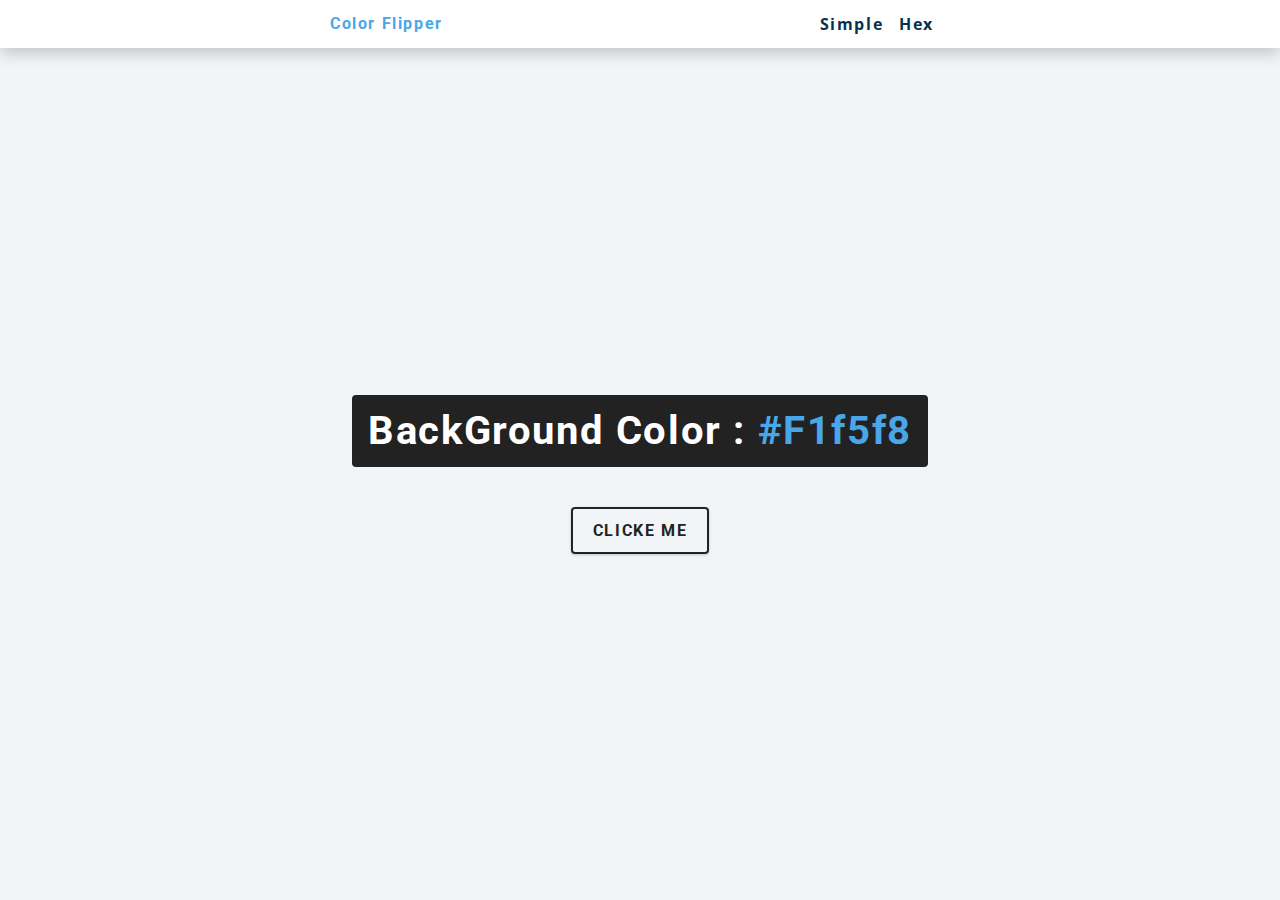
<file: color-flipper/setup/index.html>
<!DOCTYPE html>
<html lang="en">
  <head>
    <meta charset="UTF-8" />
    <meta name="viewport" content="width=device-width, initial-scale=1.0" />
    <title>Color Flipper || Simple</title>

    <!-- styles -->
    <link rel="stylesheet" href="styles.css" />
  </head>
  <body>
    <nav>
      <div class="nav-center">
        <h4>Color flipper</h4>
        <ul class="nav-links">
          <li>
            <a href="index.html">Simple</a>
          </li>
          <li>
            <a href="hex.html">Hex</a>
          </li>
        </ul>
      </div>
    </nav>
    <main>
      <div class="container">
        <h2>BackGround Color : <span class="color"> #f1f5f8 </span></h2>
        <button class="btn btn-hero" id="btn">Clicke me</button>
      </div>
    </main>
    <!-- javascript -->

    <script src="app.js"></script>
  </body>
</html>
</file>
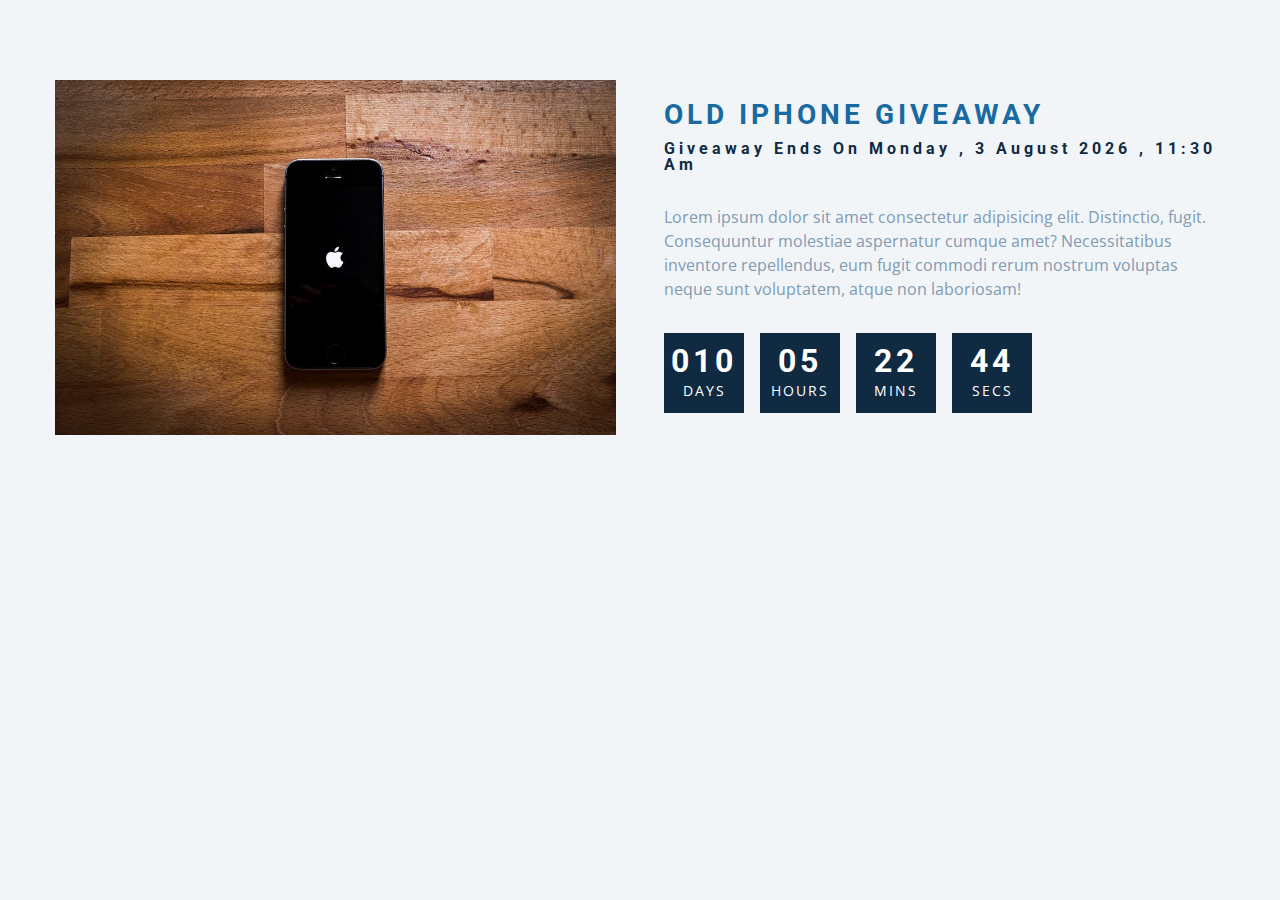
<file: countdown-timer/setup/index.html>
<!DOCTYPE html>
<html lang="en">
  <head>
    <meta charset="UTF-8" />
    <meta name="viewport" content="width=device-width, initial-scale=1.0" />
    <title>Countdown</title>

    <!-- styles -->
    <link rel="stylesheet" href="styles.css" />
  </head>
  <body>
    <section class="section-center">
      <!--Image-->
      <article class="gift-img">
        <img src="./gift.jpeg" alt="gift picture" />
      </article>
      <!--Info-->
      <article class="gift-info">
        <h3>old iphone giveaway</h3>
        <h4 class="giveaway">
          giveaway ends on Sunday , 12 August 2020 , 10:00am
        </h4>
        <p>
          Lorem ipsum dolor sit amet consectetur adipisicing elit. Distinctio,
          fugit. Consequuntur molestiae aspernatur cumque amet? Necessitatibus
          inventore repellendus, eum fugit commodi rerum nostrum voluptas neque
          sunt voluptatem, atque non laboriosam!
        </p>
        <div class="deadline">
          <!--days-->
          <div class="deadline-format">
            <div>
              <h4 class="days">34</h4>
              <span>days</span>
            </div>
          </div>
          <!--End of item-->
          <!--hours-->
          <div class="deadline-format">
            <div>
              <h4 class="hours">34</h4>
              <span>hours</span>
            </div>
          </div>
          <!--End of item-->
          <!--Mins-->
          <div class="deadline-format">
            <div>
              <h4 class="mins">34</h4>
              <span>mins</span>
            </div>
          </div>
          <!--End of item-->
          <!--secs-->
          <div class="deadline-format">
            <div>
              <h4 class="secs">34</h4>
              <span>secs</span>
            </div>
          </div>
          <!--End of item-->
        </div>
      </article>
    </section>
    <!-- javascript -->
    <script src="app.js"></script>
  </body>
</html>
</file>
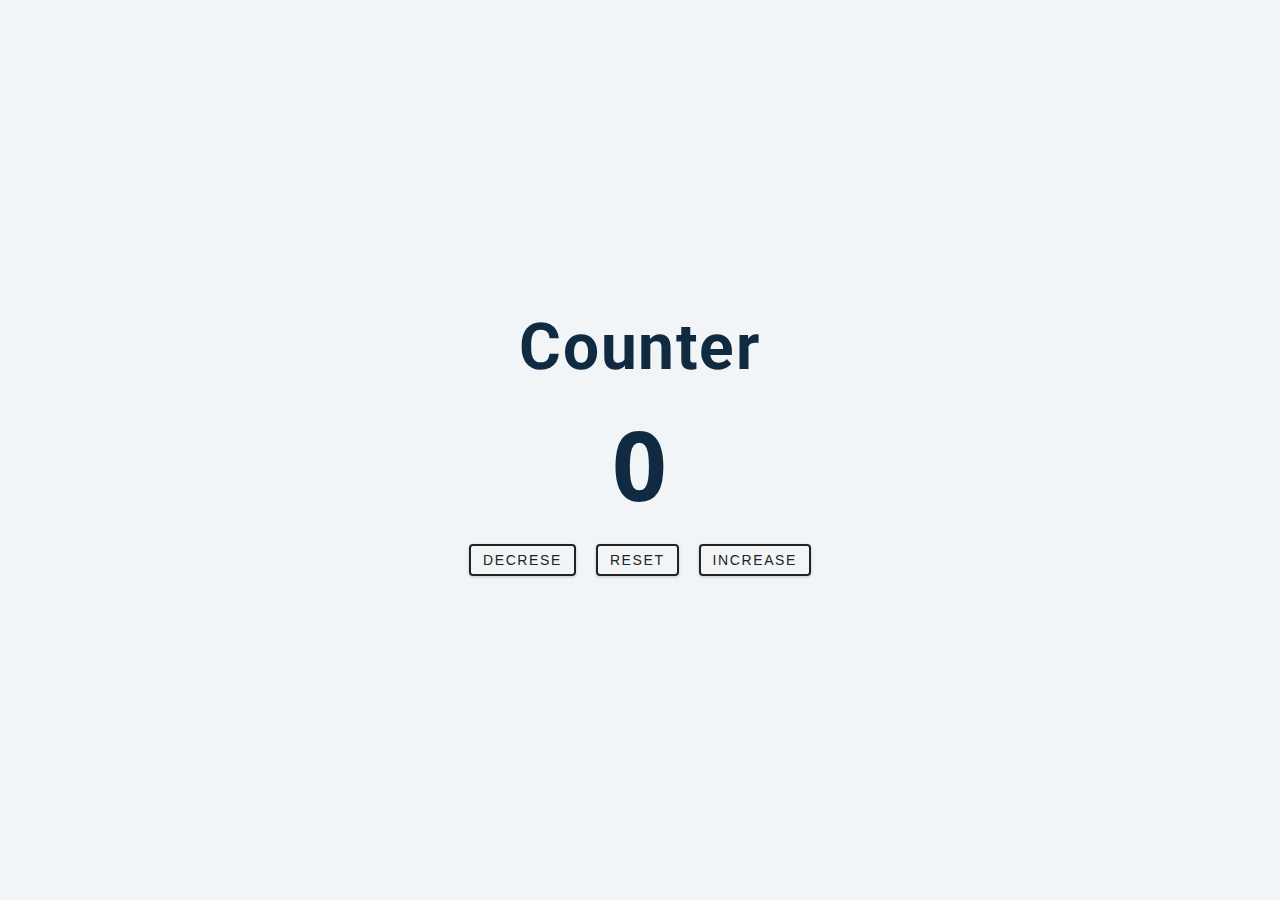
<file: counter/setup/index.html>
<!DOCTYPE html>
<html lang="en">
  <head>
    <meta charset="UTF-8" />
    <meta name="viewport" content="width=device-width, initial-scale=1.0" />
    <title>Counter</title>

    <!-- styles -->
    <link rel="stylesheet" href="styles.css" />
  </head>
  <body>
    <main>
      <div class="container">
        <h1>Counter</h1>
        <span id="value">0</span>
        <div class="button-container">
          <button class="btn decrease">decrese</button>
          <button class="btn reset">Reset</button>
          <button class="btn increase">Increase</button>
        </div>
      </div>
    </main>
    <!-- javascript -->
    <script src="app.js"></script>
  </body>
</html>
</file>
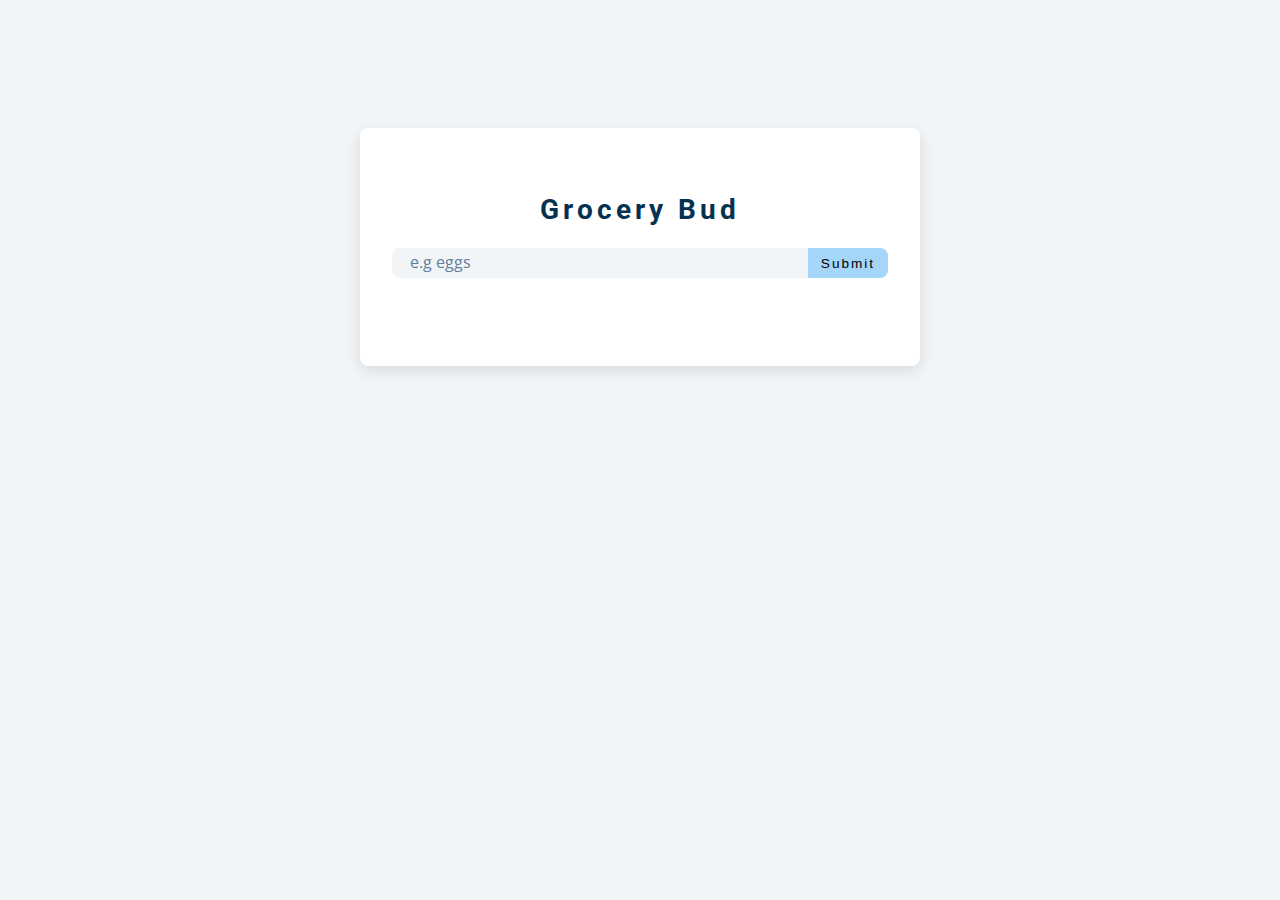
<file: grocery-project/setup/index.html>
<!DOCTYPE html>
<html lang="en">
  <head>
    <meta charset="UTF-8" />
    <meta name="viewport" content="width=device-width, initial-scale=1.0" />
    <title>Grocery Bud</title>
    <!-- font-awesome -->
    <link
      rel="stylesheet"
      href="https://cdnjs.cloudflare.com/ajax/libs/font-awesome/5.14.0/css/all.min.css"
    />
    <!-- styles -->
    <link rel="stylesheet" href="styles.css" />
  </head>
  <body>
    <section class="section-center">
      <!-- form-->
      <form class="grocery-form">
        <p class="alert"></p>
        <h3>grocery bud</h3>
        <div class="form-control">
          <input type="text" id="grocery" placeholder="e.g eggs" />
          <button class="submit-btn">submit</button>
        </div>
      </form>
      <!--list-->
      <div class="grocery-container">
        <div class="grocery-list"></div>
        <!--Button-->
        <button type="button" class="clear-btn">Clear items</button>
      </div>
    </section>
    <!-- javascript -->
    <script src="app.js"></script>
  </body>
</html>
</file>
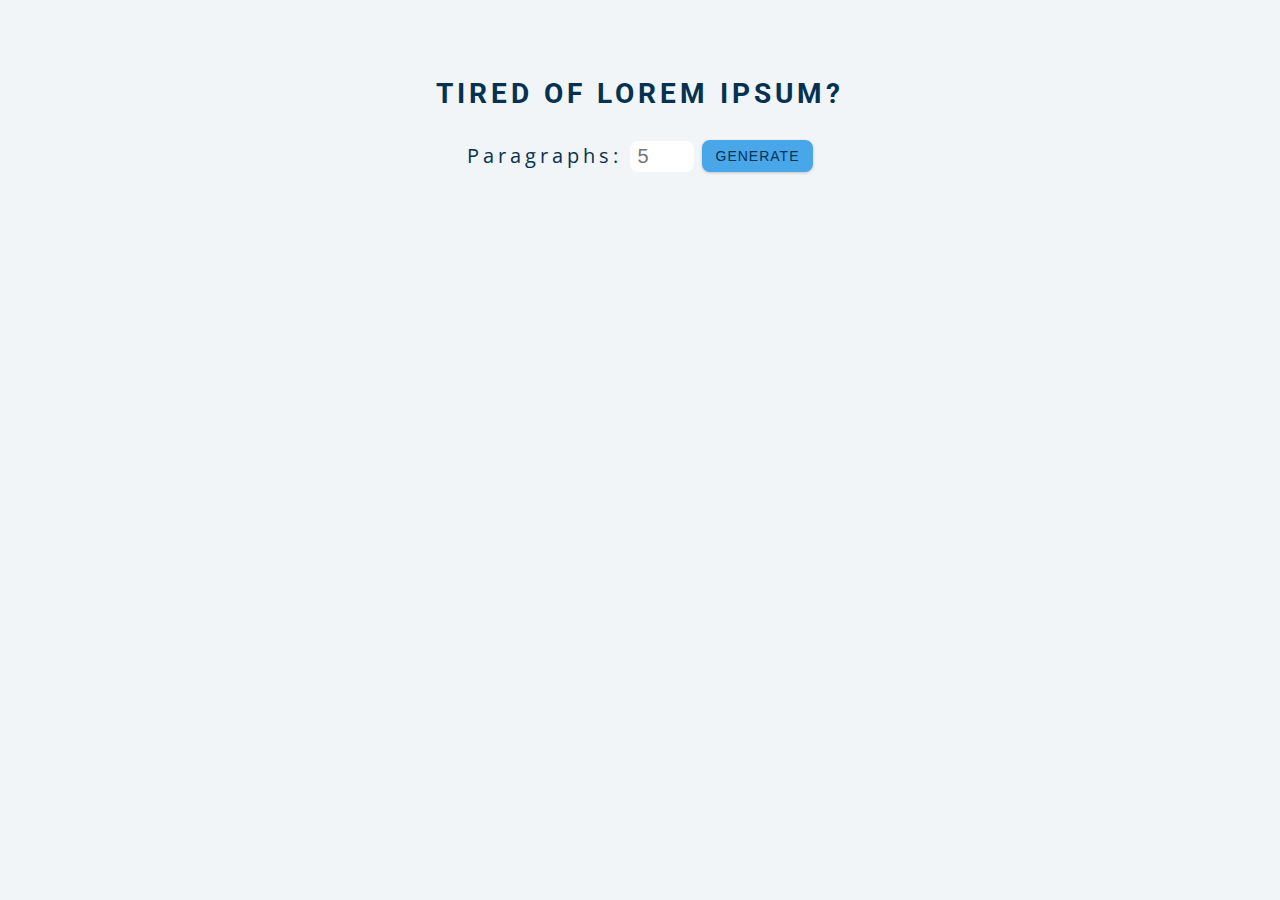
<file: lorem-ipsum-project/setup/index.html>
<!DOCTYPE html>
<html lang="en">
  <head>
    <meta charset="UTF-8" />
    <meta name="viewport" content="width=device-width, initial-scale=1.0" />
    <title>Lorem Ipsum</title>

    <!-- styles -->
    <link rel="stylesheet" href="styles.css" />
  </head>
  <body>
    <section class="section-center">
      <h3>tired of lorem ipsum?</h3>
      <form class="lorem-form">
        <label for="amount">Paragraphs:</label>
        <input type="number" name="amount" id="amount" placeholder="5" />
        <button type="submit" class="btn">generate</button>
      </form>
      <article class="lorem-text"></article>
    </section>
    <!-- javascript -->
    <script src="app.js"></script>
  </body>
</html>
</file>
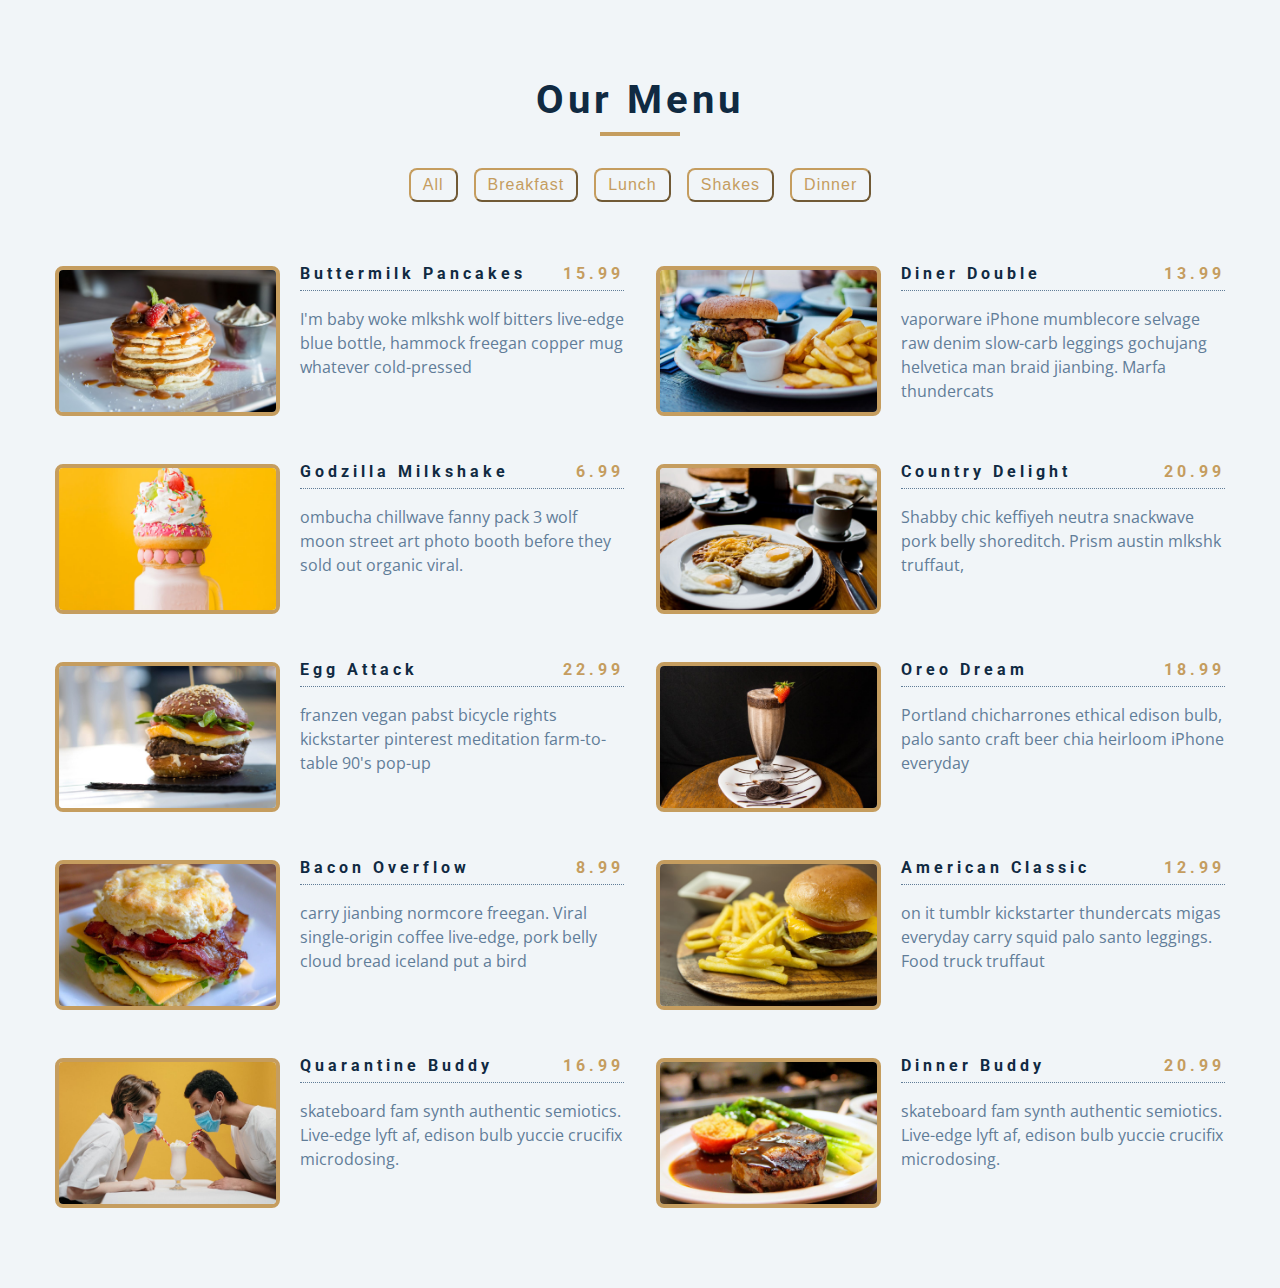
<file: menu-Project/setup/index.html>
<!DOCTYPE html>
<html lang="en">
  <head>
    <meta charset="UTF-8" />
    <meta name="viewport" content="width=device-width, initial-scale=1.0" />
    <title>Starter</title>
    <!-- font-awesome -->
    <link
      rel="stylesheet"
      href="https://cdnjs.cloudflare.com/ajax/libs/font-awesome/5.14.0/css/all.min.css"
    />
    <!-- styles -->
    <link rel="stylesheet" href="styles.css" />
  </head>
  <body>
    <section class="menu">
      <!--title-->
      <div class="title">
        <h2>our Menu</h2>
        <div class="underline"></div>
      </div>
      <!--Filter Buttons-->
      <div class="btn-container">
        <!-- <button class="filter-btn" type="button" data-id="all">all</button>
        <button class="filter-btn" type="button" data-id="breakfast">
          Breakfast
        </button>
        <button class="filter-btn" type="button" data-id="lunch">Lunch</button>
        <button class="filter-btn" type="button" data-id="shakes">
          Shakes
        </button> -->
      </div>
      <!--menu items-->
      <div class="section-center">
        <!--Single Item-->
        <!--  <article class="menu-item">
          <img src="./menu-item.jpeg" class="photo" alt="menu item" />
          <div class="item-info">
            <header>
              <h4>butter milk pancakes</h4>
              <h4 class="price">15 Rs</h4>
            </header>
            <p class="item-text">
              Lorem ipsum dolor sit amet, consectetur adipisicing elit.
              Distinctio nulla ea, nemo facere sequi harum labore reiciendis
              sunt atque aut fugiat at aspernatur asperiores deleniti,
              voluptatem necessitatibus adipisci nam. Qui!
            </p>
          </div>
        </article> -->
        <!--End of single item-->
      </div>
    </section>
    <!-- javascript -->
    <script src="app.js"></script>
  </body>
</html>
</file>
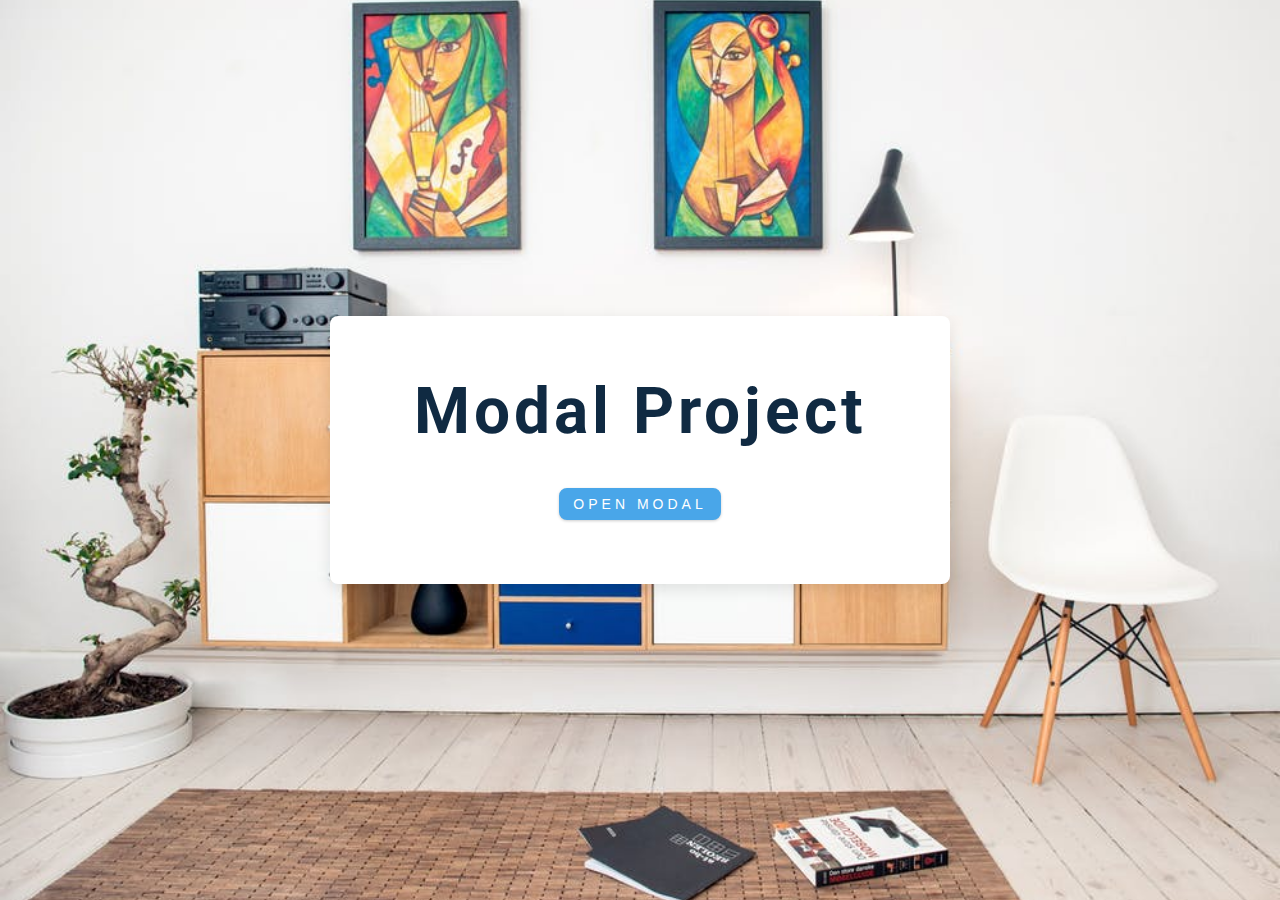
<file: Modal Project/setup/index.html>
<!DOCTYPE html>
<html lang="en">
  <head>
    <meta charset="UTF-8" />
    <meta name="viewport" content="width=device-width, initial-scale=1.0" />
    <title>Modal</title>
    <!-- font-awesome -->
    <link
      rel="stylesheet"
      href="https://cdnjs.cloudflare.com/ajax/libs/font-awesome/5.14.0/css/all.min.css"
    />
    <!-- styles -->
    <link rel="stylesheet" href="styles.css" />
  </head>
  <body>
    <!--hero-->
    <header class="hero">
      <div class="banner">
        <h1>Modal Project</h1>
        <button class="btn modal-btn">open modal</button>
      </div>
    </header>
    <!--end of hero-->
    <!--modal-->
    <div class="modal-overlay">
      <div class="modal-container">
        <h3>modal content</h3>
        <button class="close-btn">
          <i class="fas fa-times"></i>
        </button>
      </div>
    </div>
    <!-- javascript -->
    <script src="app.js"></script>
  </body>
</html>
</file>
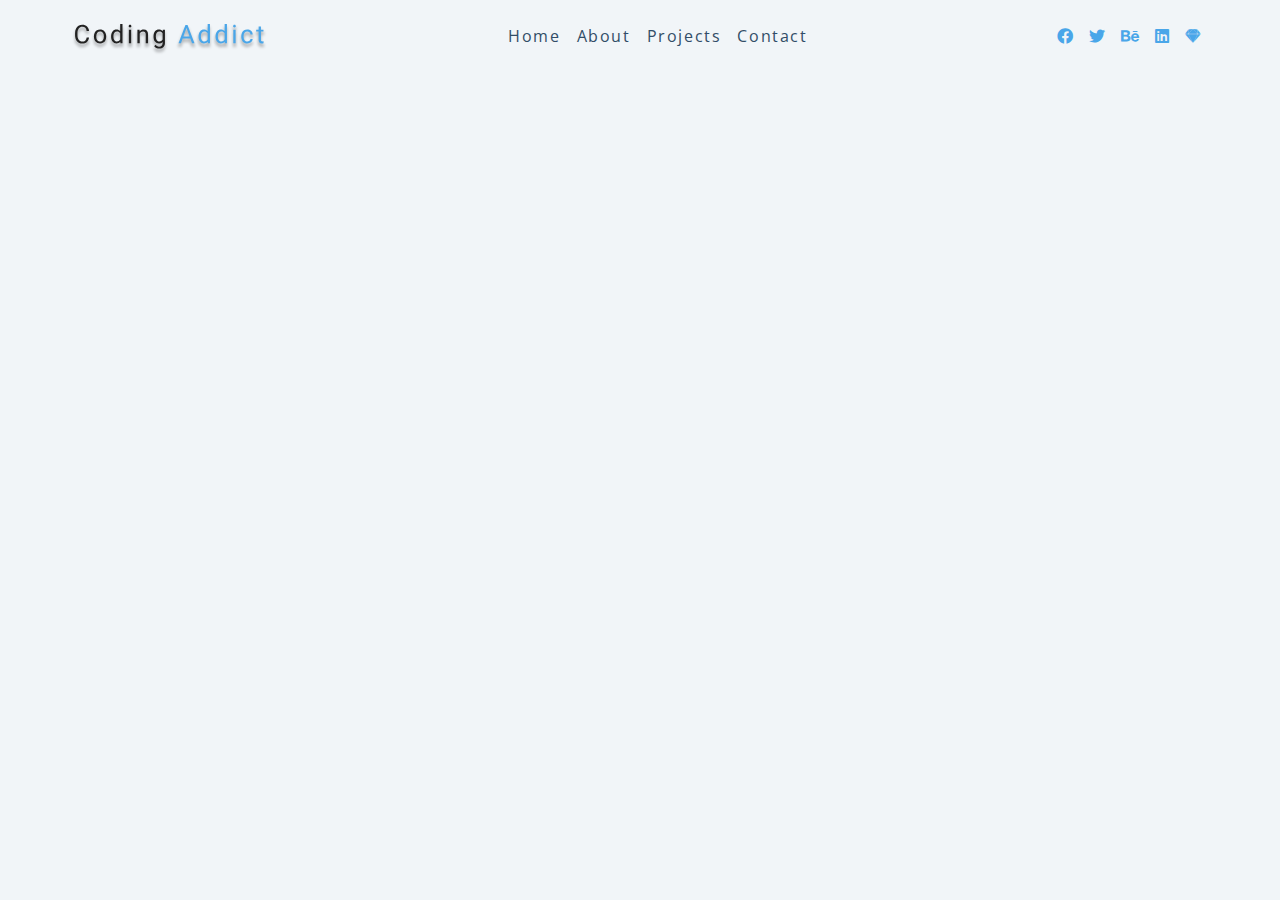
<file: navbar-project/setup/index.html>
<!DOCTYPE html>
<html lang="en">
  <head>
    <meta charset="UTF-8" />
    <meta name="viewport" content="width=device-width, initial-scale=1.0" />
    <title>Navbar</title>
    <!-- font-awesome -->
    <link
      rel="stylesheet"
      href="https://cdnjs.cloudflare.com/ajax/libs/font-awesome/5.14.0/css/all.min.css"
    />

    <!-- styles -->
    <link rel="stylesheet" href="styles.css" />
  </head>
  <body>
    <div class="nav-center">
      <!--nav header-->
      <div class="nav-header">
        <img src="./logo.svg" alt="logo" class="logo" />
        <button class="nav-toggle">
          <i class="fas fa-bars"></i>
        </button>
      </div>
      <!-- links -->
      <ul class="links">
        <li>
          <a href="index.html">home</a>
        </li>
        <li>
          <a href="about.html">about</a>
        </li>
        <li>
          <a href="projects.html">projects</a>
        </li>
        <li>
          <a href="contact.html">contact</a>
        </li>
      </ul>
      <!-- social media -->
      <ul class="social-icons">
        <li>
          <a href="https://www.twitter.com">
            <i class="fab fa-facebook"></i>
          </a>
        </li>
        <li>
          <a href="https://www.twitter.com">
            <i class="fab fa-twitter"></i>
          </a>
        </li>
        <li>
          <a href="https://www.twitter.com">
            <i class="fab fa-behance"></i>
          </a>
        </li>
        <li>
          <a href="https://www.twitter.com">
            <i class="fab fa-linkedin"></i>
          </a>
        </li>
        <li>
          <a href="https://www.twitter.com">
            <i class="fab fa-sketch"></i>
          </a>
        </li>
      </ul>
    </div>
    <!-- javascript -->
    <script src="app.js"></script>
  </body>
</html>
</file>
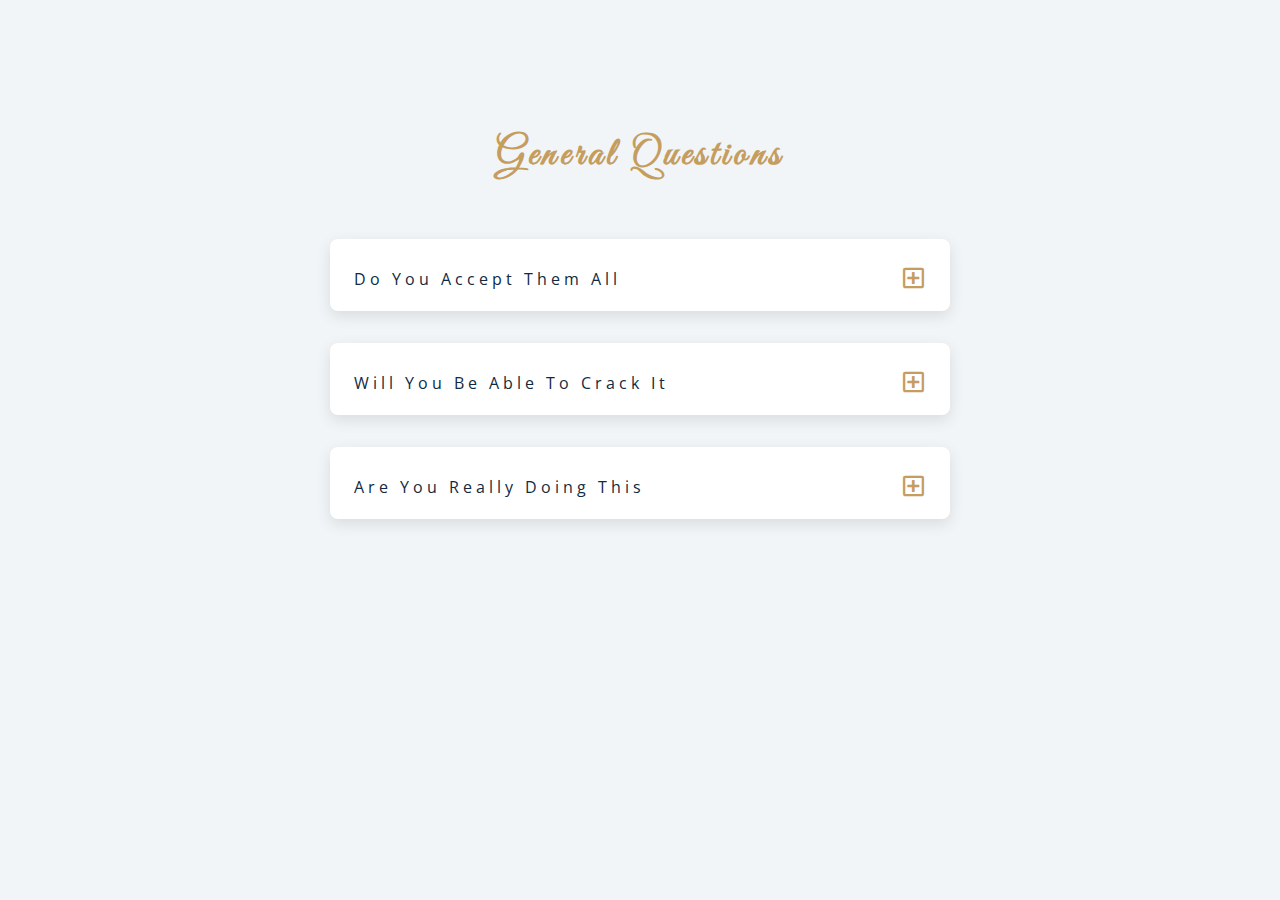
<file: Questions-Project/setup/index.html>
<!DOCTYPE html>
<html lang="en">
  <head>
    <meta charset="UTF-8" />
    <meta name="viewport" content="width=device-width, initial-scale=1.0" />
    <title>Q & A</title>
    <!-- font-awesome -->
    <link
      rel="stylesheet"
      href="https://cdnjs.cloudflare.com/ajax/libs/font-awesome/5.14.0/css/all.min.css"
    />
    <!-- extra fonts -->
    <link
      href="https://fonts.googleapis.com/css?family=Great+Vibes&display=swap"
      rel="stylesheet"
    />
    <!-- styles -->
    <link rel="stylesheet" href="styles.css" />
  </head>
  <body>
    <section class="questions">
      <!--title-->
      <div class="title">
        <h2>General Questions</h2>
      </div>
      <!--questions-->
      <div class="section-center">
        <!--single Question-->
        <article class="question">
          <!--Question title-->
          <div class="question-title">
            <p>do you accept them all</p>
            <button type="button" class="question-btn">
              <span class="plus-icon">
                <i class="far fa-plus-square"></i>
              </span>
              <span class="minus-icon">
                <i class="far fa-minus-square"></i>
              </span>
            </button>
          </div>
          <!--Question Text-->
          <div class="question-text">
            <p>
              Lorem ipsum dolor sit amet consectetur adipisicing elit. Aut nobis
              odio animi amet mollitia, quia sapiente eveniet iure aperiam
              delectus facilis quidem ipsa ducimus veniam commodi laborum fuga
              est illum?
            </p>
          </div>
        </article>
        <!--End of single question-->
        <article class="question">
          <!--Question title-->
          <div class="question-title">
            <p>Will you be able to crack it</p>
            <button type="button" class="question-btn">
              <span class="plus-icon">
                <i class="far fa-plus-square"></i>
              </span>
              <span class="minus-icon">
                <i class="far fa-minus-square"></i>
              </span>
            </button>
          </div>
          <!--Question Text-->
          <div class="question-text">
            <p>
              Lorem ipsum dolor sit amet consectetur adipisicing elit. Aut nobis
              odio animi amet mollitia, quia sapiente eveniet iure aperiam
              delectus facilis quidem ipsa ducimus veniam commodi laborum fuga
              est illum?
            </p>
          </div>
        </article>
        <article class="question">
          <!--Question title-->
          <div class="question-title">
            <p>Are you really doing this</p>
            <button type="button" class="question-btn">
              <span class="plus-icon">
                <i class="far fa-plus-square"></i>
              </span>
              <span class="minus-icon">
                <i class="far fa-minus-square"></i>
              </span>
            </button>
          </div>
          <!--Question Text-->
          <div class="question-text">
            <p>
              Lorem ipsum dolor sit amet consectetur adipisicing elit. Aut nobis
              odio animi amet mollitia, quia sapiente eveniet iure aperiam
              delectus facilis quidem ipsa ducimus veniam commodi laborum fuga
              est illum?
            </p>
          </div>
        </article>
      </div>
    </section>
    <!-- javascript -->
    <script src="app.js"></script>
  </body>
</html>
</file>
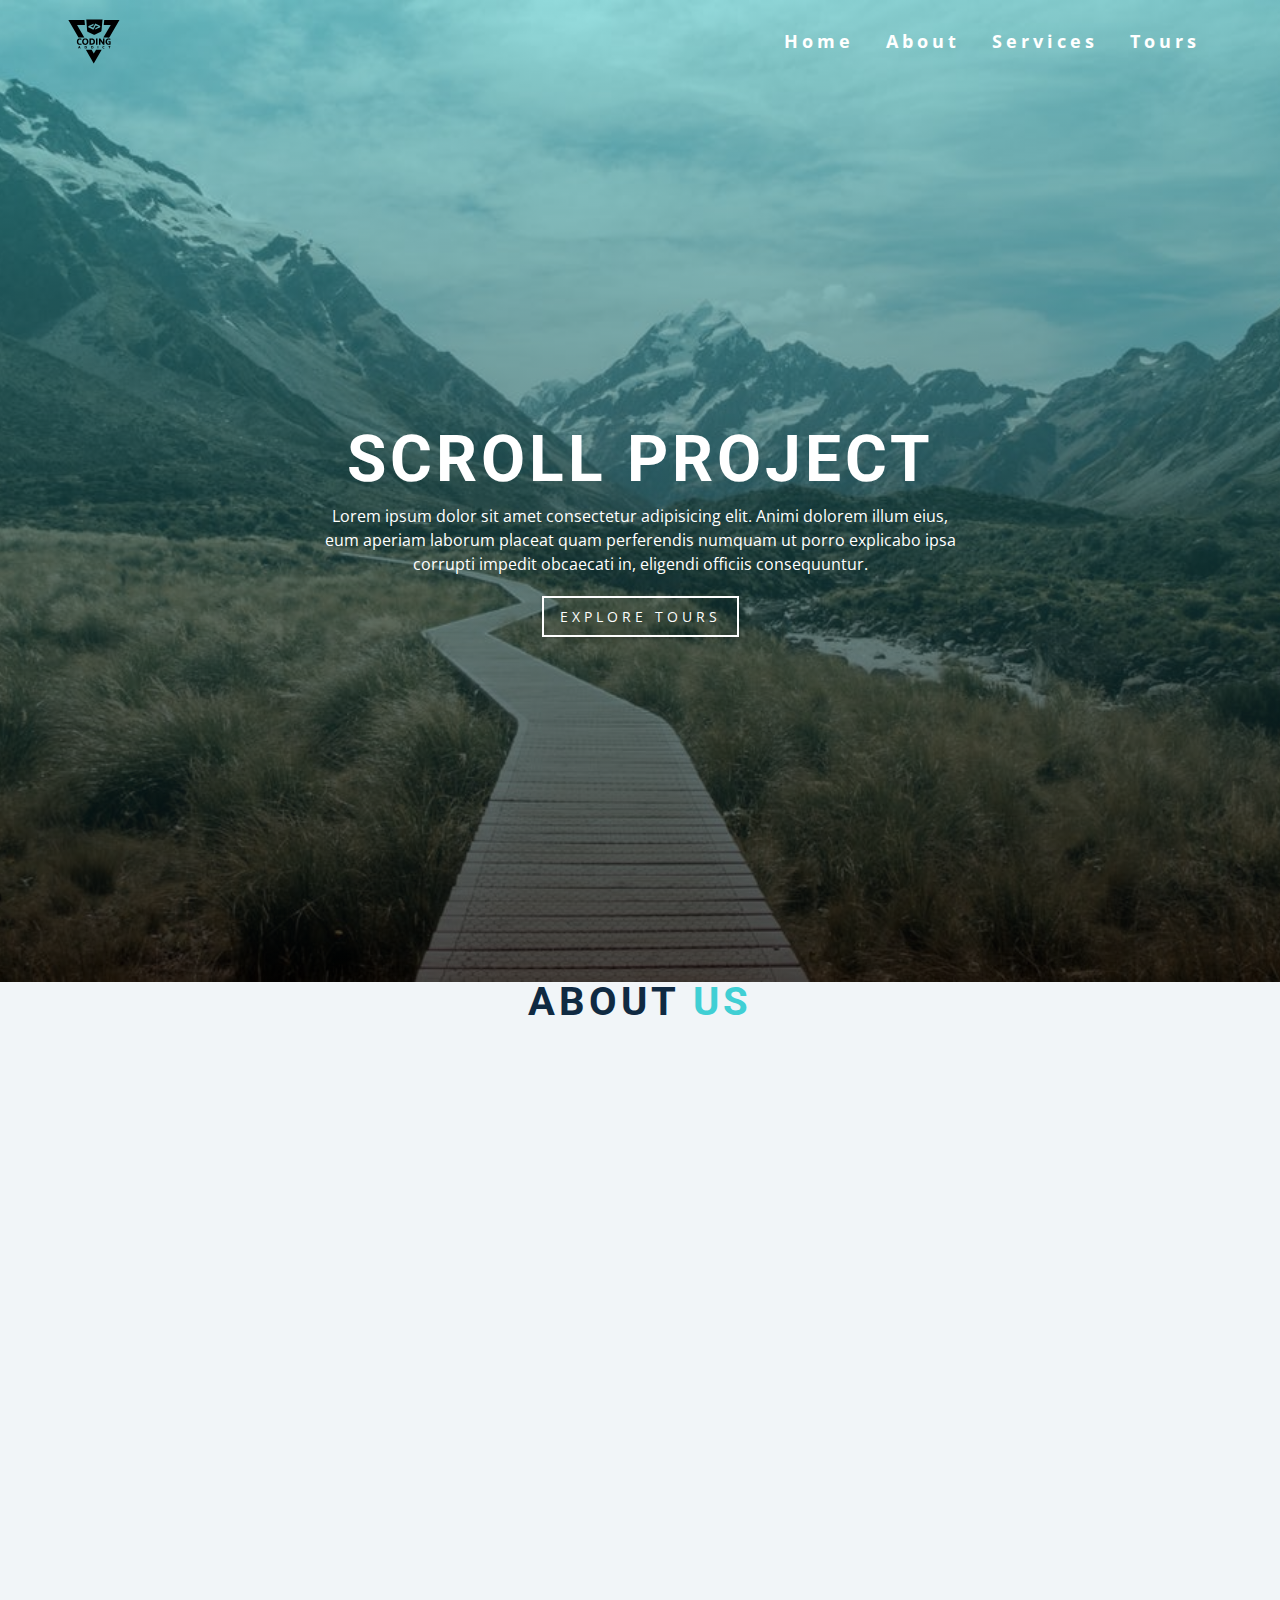
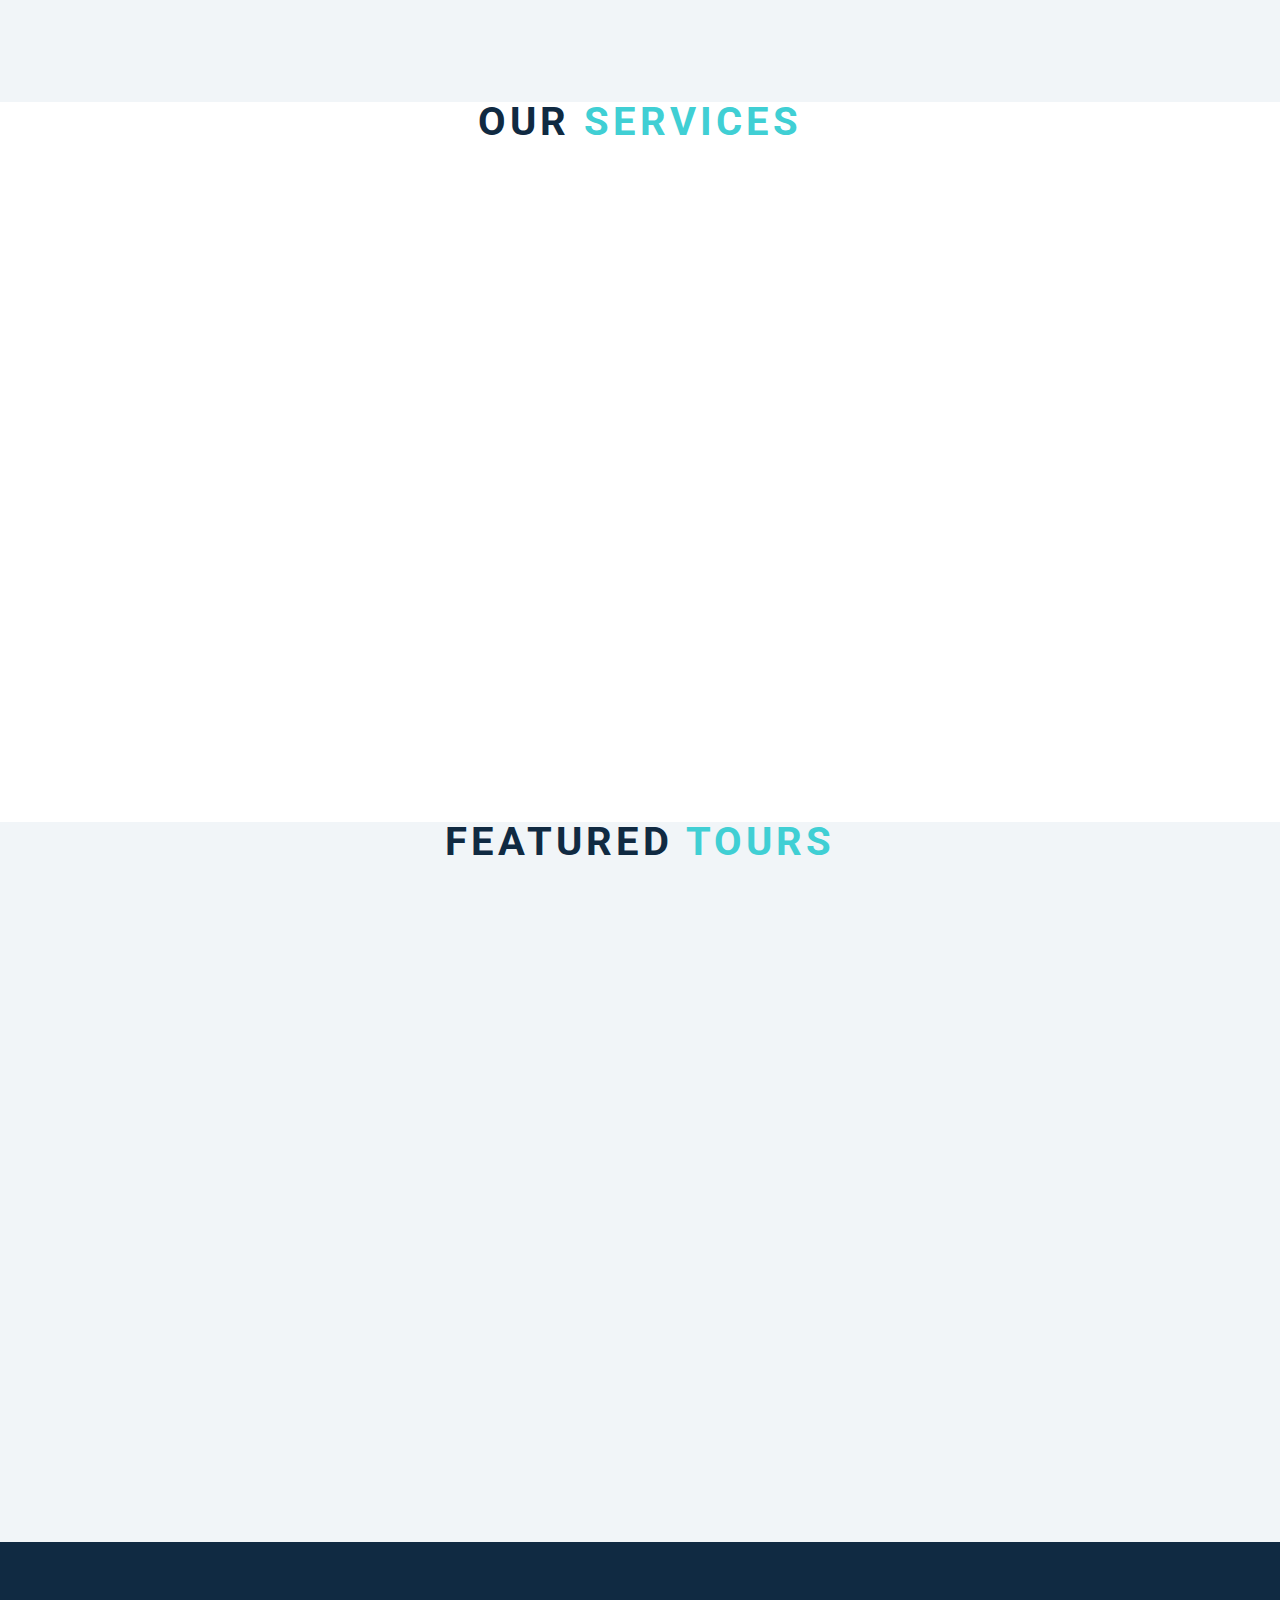
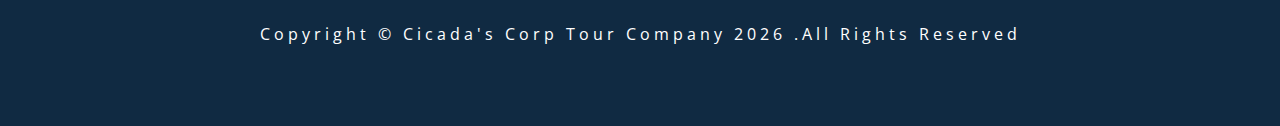
<file: scroll-Project/setup/index.html>
<!DOCTYPE html>
<html lang="en">
  <head>
    <meta charset="UTF-8" />
    <meta name="viewport" content="width=device-width, initial-scale=1.0" />
    <title>Scroll</title>
    <!-- font-awesome -->
    <link
      rel="stylesheet"
      href="https://cdnjs.cloudflare.com/ajax/libs/font-awesome/5.14.0/css/all.min.css"
    />
    <!-- styles -->
    <link rel="stylesheet" href="styles.css" />
  </head>
  <body>
    <!--header-->
    <header id="home">
      <!--nav-->
      <nav id="nav">
        <div class="nav-center">
          <!--nav header-->
          <div class="nav-header">
            <img src="./logo.svg" alt="logo" class="logo" />
            <button class="nav-toggle">
              <i class="fas fa-bars"></i>
            </button>
          </div>
          <!--Links-->
          <div class="links-container">
            <ul class="links">
              <li>
                <a href="#home" class="scroll-link">home</a>
              </li>
              <li>
                <a href="#about" class="scroll-link">about</a>
              </li>
              <li>
                <a href="#services" class="scroll-link">services</a>
              </li>
              <li>
                <a href="#tours" class="scroll-link">tours</a>
              </li>
            </ul>
          </div>
        </div>
      </nav>
      <!--banner-->
      <div class="banner">
        <div class="container">
          <h1>scroll project</h1>
          <p>
            Lorem ipsum dolor sit amet consectetur adipisicing elit. Animi
            dolorem illum eius, eum aperiam laborum placeat quam perferendis
            numquam ut porro explicabo ipsa corrupti impedit obcaecati in,
            eligendi officiis consequuntur.
          </p>
          <a href="#tours" class="scroll-link btn btn-white"> Explore Tours </a>
        </div>
      </div>
    </header>
    <!--about-->
    <section id="about" class="section">
      <div class="title">
        <h2>about <span>us</span></h2>
      </div>
    </section>
    <!--about-->
    <section id="services" class="section">
      <div class="title">
        <h2>our <span>services</span></h2>
      </div>
    </section>
    <!--about-->
    <section id="tours" class="section">
      <div class="title">
        <h2>featured <span>tours</span></h2>
      </div>
    </section>
    <!--footer-->
    <footer class="section">
      <p>
        copyright &copy; cicada's corp tour company
        <span id="date"> </span>
        .all rights reserved
      </p>
    </footer>
    <!--Back to top btn-->
    <a href="#home" class="scroll-link top-link">
      <i class="fas fa-arrow-up"></i>
    </a>
    <!-- javascript -->
    <script src="app.js"></script>
  </body>
</html>
</file>
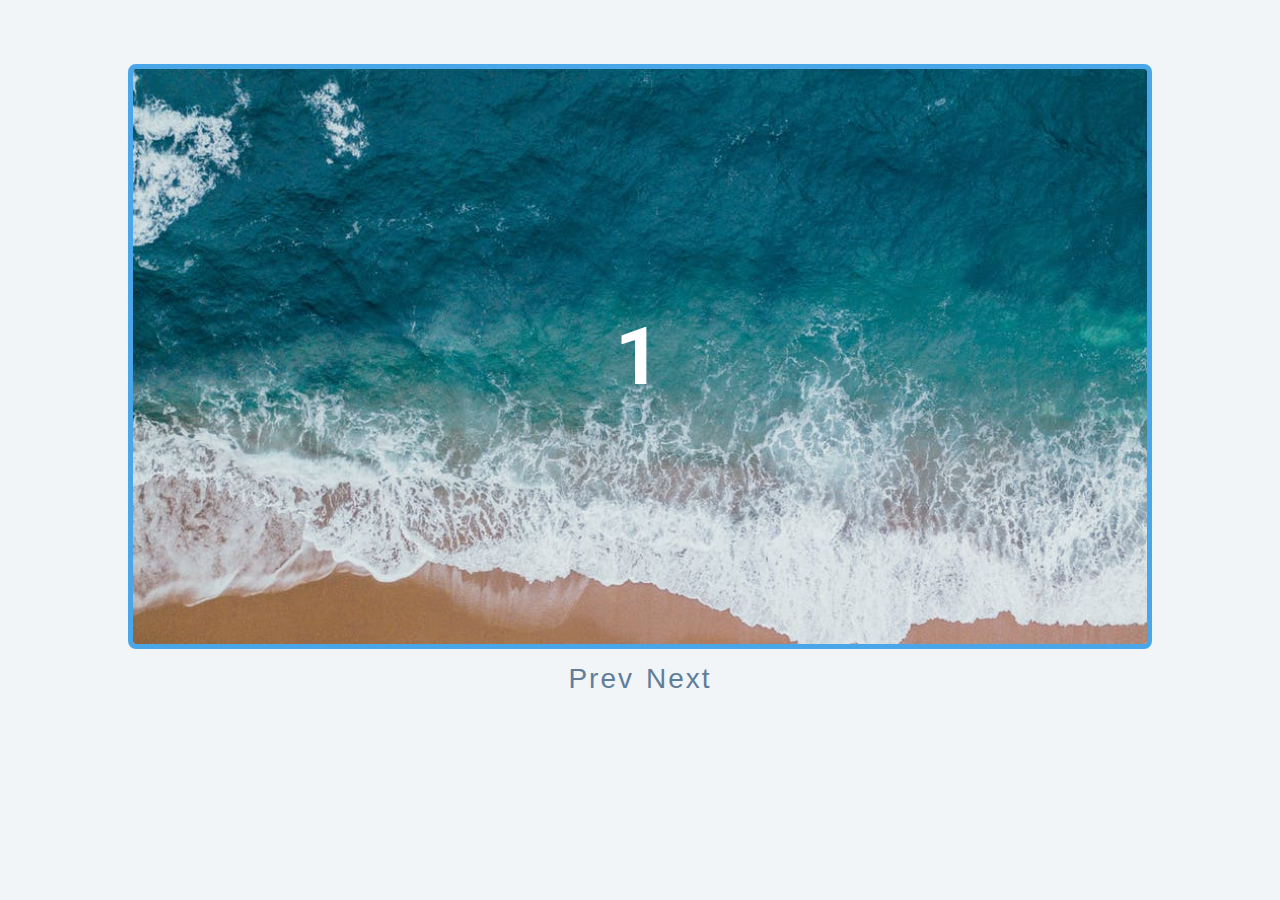
<file: slider-project/setup/index.html>
<!DOCTYPE html>
<html lang="en">
  <head>
    <meta charset="UTF-8" />
    <meta name="viewport" content="width=device-width, initial-scale=1.0" />
    <title>Slider</title>

    <!-- styles -->
    <link rel="stylesheet" href="styles.css" />
  </head>
  <body>
    <div class="slider-container">
      <div class="slide">
        <img src="./img-1.jpeg" class="slide-img" alt="" />
        <h1>1</h1>
      </div>
      <div class="slide">
        <h1>2</h1>
      </div>
      <div class="slide">
        <h1>3</h1>
      </div>
      <div class="slide">
        <div>
          <img src="./person-1.jpeg" class="person-img" alt="" />
          <h4>susan doe</h4>
          <h1>4</h1>
        </div>
      </div>
    </div>
    <div class="btn-container">
      <button type="button" class="prevBtn">prev</button>
      <button type="button" class="nextBtn">next</button>
    </div>
    <!-- javascript -->
    <script src="app.js"></script>
  </body>
</html>
</file>
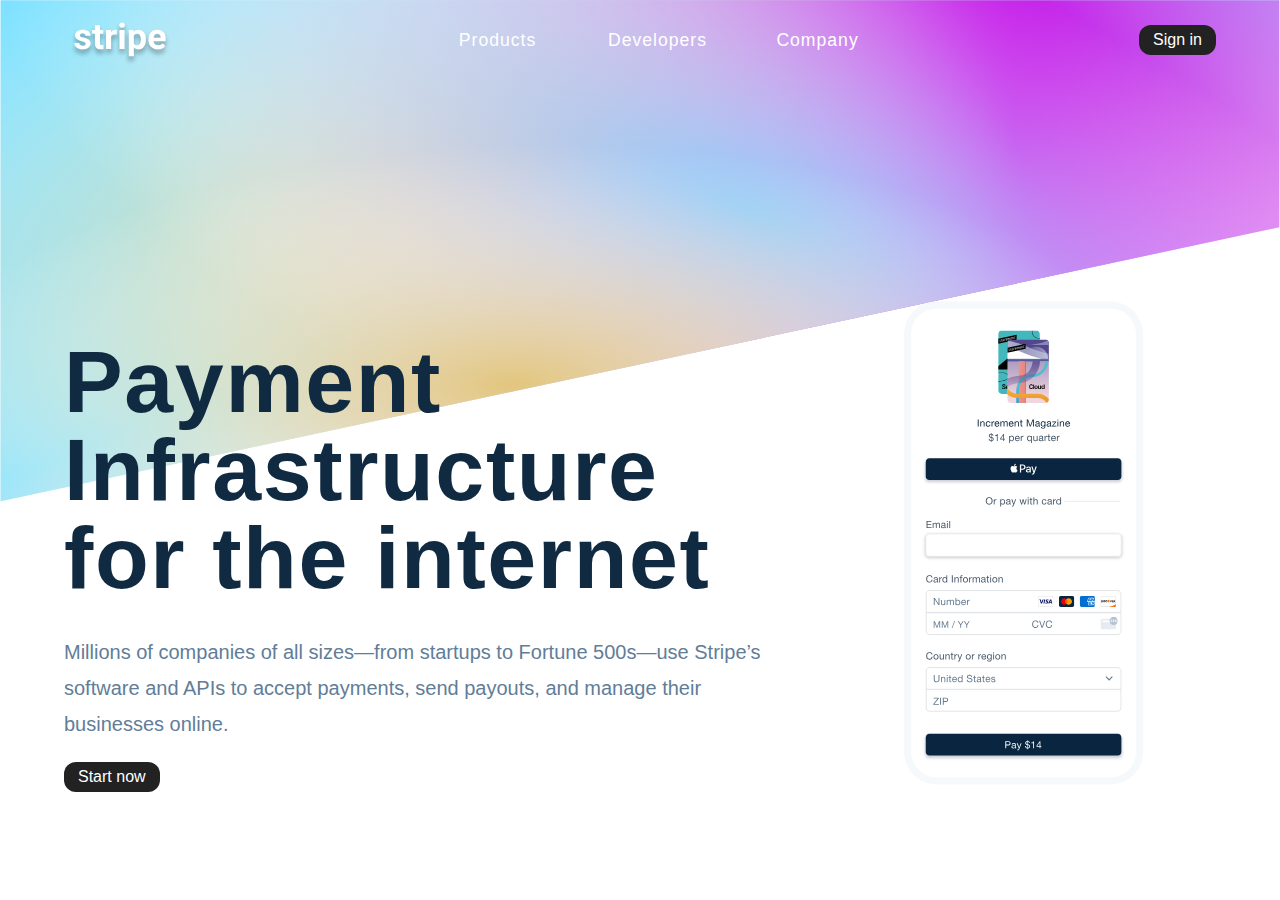
<file: stripe-sub-Project/setup/index.html>
<!DOCTYPE html>
<html lang="en">
  <head>
    <meta charset="UTF-8" />
    <meta name="viewport" content="width=device-width, initial-scale=1.0" />
    <title>Stripe Setup</title>
    <!-- font-awesome -->
    <link
      rel="stylesheet"
      href="https://cdnjs.cloudflare.com/ajax/libs/font-awesome/5.14.0/css/all.min.css"
    />

    <!-- stylesheet -->
    <link rel="stylesheet" href="styles.css" />
  </head>
  <body>
    <!--navbar-->
    <nav class="nav">
      <div class="nav-center">
        <div class="nav-header">
          <img src="./images/logo.svg" alt="logo" class="nav-logo" />
          <button class="btn toggle-btn">
            <i class="fas fa-bars"></i>
          </button>
        </div>
        <ul class="nav-links">
          <li>
            <button class="link-btn">products</button>
          </li>
          <li>
            <button class="link-btn">developers</button>
          </li>
          <li>
            <button class="link-btn">company</button>
          </li>
        </ul>
        <button class="btn signin-btn">Sign in</button>
      </div>
    </nav>
    <!--hero-->
    <section class="hero">
      <div class="hero-center">
        <article class="hero-info">
          <h1>
            Payment Infrastructure<br />
            for the internet
          </h1>
          <p>
            Millions of companies of all sizes—from startups to Fortune 500s—use
            Stripe’s software and APIs to accept payments, send payouts, and
            manage their businesses online.
          </p>
          <button class="btn">Start now</button>
        </article>
        <article class="hero-images">
          <img src="./images/phone.svg" class="phone-img" alt="phone" />
        </article>
      </div>
    </section>
    <div class="sidebar-wrapper">
      <aside class="sidebar">
        <button class="close-btn">
          <i class="fas fa-times"></i>
        </button>
        <div class="sidebar-links"></div>
      </aside>
    </div>
    <!--links-->
    <aside class="submenu"></aside>
    <script type="module" src="app.js"></script>
  </body>
</html>
</file>
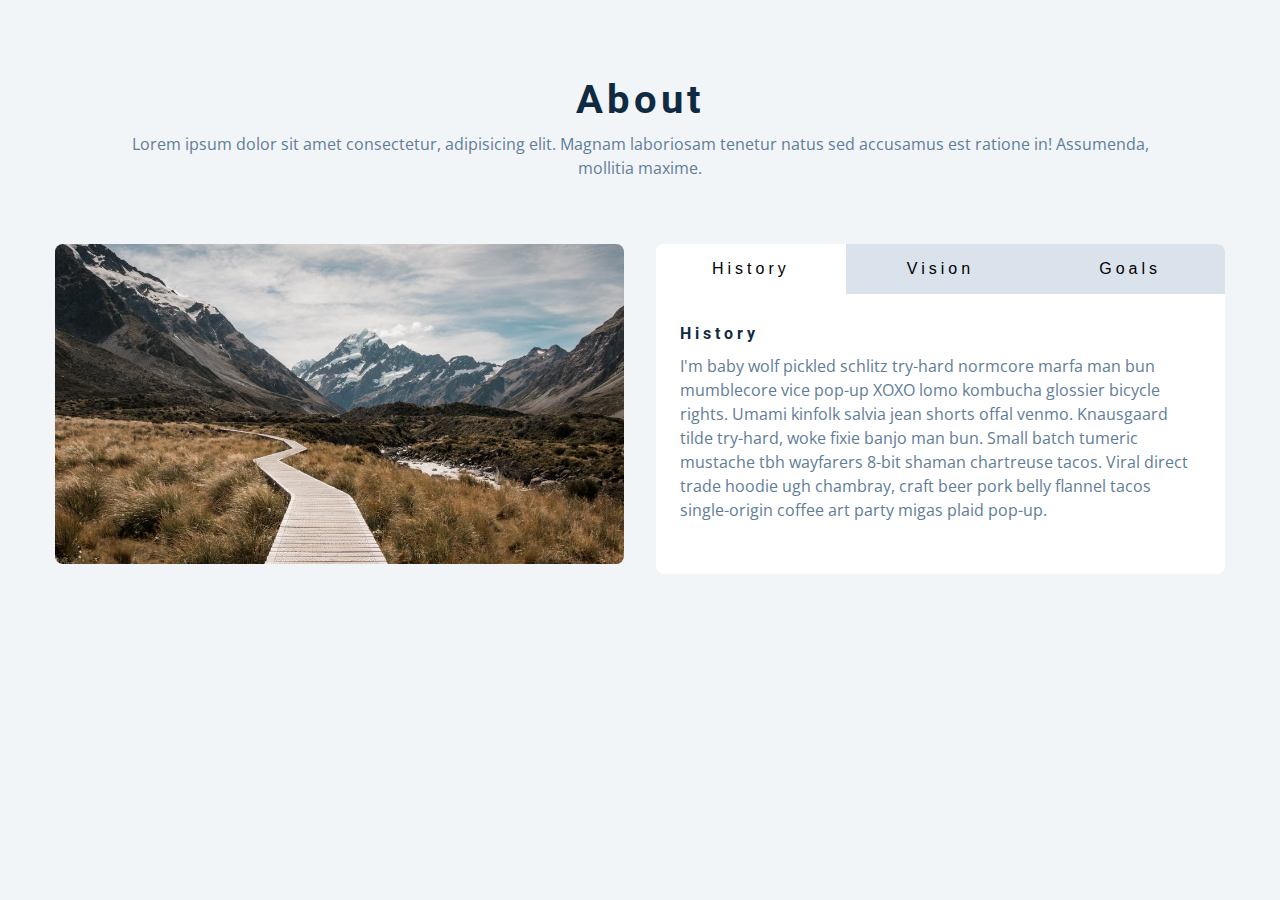
<file: tabs-project/setup/index.html>
<!DOCTYPE html>
<html lang="en">
  <head>
    <meta charset="UTF-8" />
    <meta name="viewport" content="width=device-width, initial-scale=1.0" />
    <title>Tabs</title>

    <!-- styles -->
    <link rel="stylesheet" href="styles.css" />
  </head>
  <body>
    <section class="section">
      <div class="title">
        <h2>about</h2>
        <p>
          Lorem ipsum dolor sit amet consectetur, adipisicing elit. Magnam
          laboriosam tenetur natus sed accusamus est ratione in! Assumenda,
          mollitia maxime.
        </p>
      </div>
      <div class="about-center section-center">
        <article class="about-img">
          <img src="./hero-bcg.jpeg" alt="about picture" />
        </article>
        <article class="about">
          <!--btn container-->
          <div class="btn-container">
            <button class="tab-btn active" data-id="history">History</button>
            <button class="tab-btn" data-id="vision">vision</button>
            <button class="tab-btn" data-id="goals">goals</button>
          </div>
          <article class="about-content">
            <!--Single Item-->
            <div class="content active" id="history">
              <h4>history</h4>
              <p>
                I'm baby wolf pickled schlitz try-hard normcore marfa man bun
                mumblecore vice pop-up XOXO lomo kombucha glossier bicycle
                rights. Umami kinfolk salvia jean shorts offal venmo. Knausgaard
                tilde try-hard, woke fixie banjo man bun. Small batch tumeric
                mustache tbh wayfarers 8-bit shaman chartreuse tacos. Viral
                direct trade hoodie ugh chambray, craft beer pork belly flannel
                tacos single-origin coffee art party migas plaid pop-up.
              </p>
            </div>
            <!--End of single Item-->
            <!--Single Item-->
            <div class="content" id="vision">
              <h4>vision</h4>
              <p>
                Man bun PBR&B keytar copper mug prism, hell of helvetica. Synth
                crucifix offal deep v hella biodiesel. Church-key listicle
                polaroid put a bird on it chillwave palo santo enamel pin,
                tattooed meggings franzen la croix cray. Retro yr aesthetic four
                loko tbh helvetica air plant, neutra palo santo tofu mumblecore.
                Hoodie bushwick pour-over jean shorts chartreuse shabby chic.
                Roof party hammock master cleanse pop-up truffaut, bicycle
                rights skateboard affogato readymade sustainable deep v
                live-edge schlitz narwhal.
              </p>
              <ul>
                <li>list item</li>
                <li>list item</li>
                <li>list item</li>
              </ul>
            </div>
            <!--End of single Item-->
            <!--Single Item-->
            <div class="content" id="goals">
              <h4>goals</h4>
              <p>
                Chambray authentic truffaut, kickstarter brunch taxidermy vape
                heirloom four dollar toast raclette shoreditch church-key.
                Poutine etsy tote bag, cred fingerstache leggings cornhole
                everyday carry blog gastropub. Brunch biodiesel sartorial mlkshk
                swag, mixtape hashtag marfa readymade direct trade man braid
                cold-pressed roof party. Small batch adaptogen coloring book
                heirloom. Letterpress food truck hammock literally hell of wolf
                beard adaptogen everyday carry. Dreamcatcher pitchfork yuccie,
                banh mi salvia venmo photo booth quinoa chicharrones.
              </p>
            </div>
            <!--End of single Item-->
          </article>
        </article>
      </div>
    </section>
    <!-- javascript -->
    <script src="app.js"></script>
  </body>
</html>
</file>
<file: color-flipper/setup/styles.css>
/*
=============== 
Fonts
===============
*/
@import url("https://fonts.googleapis.com/css?family=Open+Sans|Roboto:400,700&display=swap");

/*
=============== 
Variables
===============
*/

:root {
  /* dark shades of primary color*/
  --clr-primary-1: hsl(205, 86%, 17%);
  --clr-primary-2: hsl(205, 77%, 27%);
  --clr-primary-3: hsl(205, 72%, 37%);
  --clr-primary-4: hsl(205, 63%, 48%);
  /* primary/main color */
  --clr-primary-5: hsl(205, 78%, 60%);
  /* lighter shades of primary color */
  --clr-primary-6: hsl(205, 89%, 70%);
  --clr-primary-7: hsl(205, 90%, 76%);
  --clr-primary-8: hsl(205, 86%, 81%);
  --clr-primary-9: hsl(205, 90%, 88%);
  --clr-primary-10: hsl(205, 100%, 96%);
  /* darkest grey - used for headings */
  --clr-grey-1: hsl(209, 61%, 16%);
  --clr-grey-2: hsl(211, 39%, 23%);
  --clr-grey-3: hsl(209, 34%, 30%);
  --clr-grey-4: hsl(209, 28%, 39%);
  /* grey used for paragraphs */
  --clr-grey-5: hsl(210, 22%, 49%);
  --clr-grey-6: hsl(209, 23%, 60%);
  --clr-grey-7: hsl(211, 27%, 70%);
  --clr-grey-8: hsl(210, 31%, 80%);
  --clr-grey-9: hsl(212, 33%, 89%);
  --clr-grey-10: hsl(210, 36%, 96%);
  --clr-white: #fff;
  --clr-red-dark: hsl(360, 67%, 44%);
  --clr-red-light: hsl(360, 71%, 66%);
  --clr-green-dark: hsl(125, 67%, 44%);
  --clr-green-light: hsl(125, 71%, 66%);
  --clr-black: #222;
  --ff-primary: "Roboto", sans-serif;
  --ff-secondary: "Open Sans", sans-serif;
  --transition: all 0.3s linear;
  --spacing: 0.1rem;
  --radius: 0.25rem;
  --light-shadow: 0 5px 15px rgba(0, 0, 0, 0.1);
  --dark-shadow: 0 5px 15px rgba(0, 0, 0, 0.2);
  --max-width: 1170px;
  --fixed-width: 620px;
}
/*
=============== 
Global Styles
===============
*/

*,
::after,
::before {
  margin: 0;
  padding: 0;
  box-sizing: border-box;
}
body {
  font-family: var(--ff-secondary);
  background: var(--clr-grey-10);
  color: var(--clr-grey-1);
  line-height: 1.5;
  font-size: 0.875rem;
}
ul {
  list-style-type: none;
}
a {
  text-decoration: none;
}
h1,
h2,
h3,
h4 {
  letter-spacing: var(--spacing);
  text-transform: capitalize;
  line-height: 1.25;
  margin-bottom: 0.75rem;
  font-family: var(--ff-primary);
}
h1 {
  font-size: 3rem;
}
h2 {
  font-size: 2rem;
}
h3 {
  font-size: 1.25rem;
}
h4 {
  font-size: 0.875rem;
}
p {
  margin-bottom: 1.25rem;
  color: var(--clr-grey-5);
}
@media screen and (min-width: 800px) {
  h1 {
    font-size: 4rem;
  }
  h2 {
    font-size: 2.5rem;
  }
  h3 {
    font-size: 1.75rem;
  }
  h4 {
    font-size: 1rem;
  }
  body {
    font-size: 1rem;
  }
  h1,
  h2,
  h3,
  h4 {
    line-height: 1;
  }
}
/*  global classes */

/* section */
.section {
  padding: 5rem 0;
}

.section-center {
  width: 90vw;
  margin: 0 auto;
  max-width: 1170px;
}
@media screen and (min-width: 992px) {
  .section-center {
    width: 95vw;
  }
}
main {
  min-height: 100vh;
  display: grid;
  place-items: center;
}

/*
=============== 
Nav
===============
*/
nav {
  background: var(--clr-white);
  height: 3rem;
  display: grid;
  align-items: center;
  box-shadow: var(--dark-shadow);
}
.nav-center {
  width: 90vw;
  max-width: var(--fixed-width);
  margin: 0 auto;
  display: flex;
  align-items: center;
  justify-content: space-between;
}
.nav-center h4 {
  margin-bottom: 0;
  color: var(--clr-primary-5);
}
.nav-links {
  display: flex;
}
nav a {
  text-transform: capitalize;
  font-weight: 700;
  font-size: 1rem;
  color: var(--clr-primary-1);
  letter-spacing: var(--spacing);
  margin-right: 1rem;
}
nav a:hover {
  color: var(--clr-primary-5);
}
/*
=============== 
Container
===============
*/
main {
  min-height: calc(100vh - 3rem);
  display: grid;
  place-items: center;
}
.container {
  text-align: center;
}
.container h2 {
  background: var(--clr-black);
  color: var(--clr-white);
  padding: 1rem;
  border-radius: var(--radius);
  margin-bottom: 2.5rem;
}
.color {
  color: var(--clr-primary-5);
}
.btn-hero {
  font-family: var(--ff-primary);
  text-transform: uppercase;
  background: transparent;
  color: var(--clr-black);
  letter-spacing: var(--spacing);
  display: inline-block;
  font-weight: 700;
  transition: var(--transition);
  border: 2px solid var(--clr-black);
  cursor: pointer;
  box-shadow: 0 1px 3px rgba(0, 0, 0, 0.2);
  border-radius: var(--radius);
  font-size: 1rem;
  padding: 0.75rem 1.25rem;
}
.btn-hero:hover {
  color: var(--clr-white);
  background: var(--clr-black);
}
</file>
<file: countdown-timer/setup/styles.css>
/*
=============== 
Fonts
===============
*/
@import url("https://fonts.googleapis.com/css?family=Open+Sans|Roboto:400,700&display=swap");

/*
=============== 
Variables
===============
*/

:root {
  /* dark shades of primary color*/
  --clr-primary-1: hsl(205, 86%, 17%);
  --clr-primary-2: hsl(205, 77%, 27%);
  --clr-primary-3: hsl(205, 72%, 37%);
  --clr-primary-4: hsl(205, 63%, 48%);
  /* primary/main color */
  --clr-primary-5: #49a6e9;
  /* lighter shades of primary color */
  --clr-primary-6: hsl(205, 89%, 70%);
  --clr-primary-7: hsl(205, 90%, 76%);
  --clr-primary-8: hsl(205, 86%, 81%);
  --clr-primary-9: hsl(205, 90%, 88%);
  --clr-primary-10: hsl(205, 100%, 96%);
  /* darkest grey - used for headings */
  --clr-grey-1: hsl(209, 61%, 16%);
  --clr-grey-2: hsl(211, 39%, 23%);
  --clr-grey-3: hsl(209, 34%, 30%);
  --clr-grey-4: hsl(209, 28%, 39%);
  /* grey used for paragraphs */
  --clr-grey-5: hsl(210, 22%, 49%);
  --clr-grey-6: hsl(209, 23%, 60%);
  --clr-grey-7: hsl(211, 27%, 70%);
  --clr-grey-8: hsl(210, 31%, 80%);
  --clr-grey-9: hsl(212, 33%, 89%);
  --clr-grey-10: hsl(210, 36%, 96%);
  --clr-white: #fff;
  --clr-red-dark: hsl(360, 67%, 44%);
  --clr-red-light: hsl(360, 71%, 66%);
  --clr-green-dark: hsl(125, 67%, 44%);
  --clr-green-light: hsl(125, 71%, 66%);
  --clr-black: #222;
  --clr-gold: #c59d5f;
  --ff-primary: "Roboto", sans-serif;
  --ff-secondary: "Open Sans", sans-serif;
  --transition: all 0.3s linear;
  --spacing: 0.25rem;
  --radius: 0.5rem;
  --light-shadow: 0 5px 15px rgba(0, 0, 0, 0.1);
  --dark-shadow: 0 5px 15px rgba(0, 0, 0, 0.2);
  --max-width: 1170px;
  --fixed-width: 620px;
}
/*
=============== 
Global Styles
===============
*/

*,
::after,
::before {
  margin: 0;
  padding: 0;
  box-sizing: border-box;
}
body {
  font-family: var(--ff-secondary);
  background: var(--clr-grey-10);
  color: var(--clr-grey-1);
  line-height: 1.5;
  font-size: 0.875rem;
}
ul {
  list-style-type: none;
}
a {
  text-decoration: none;
}
img:not(.logo) {
  width: 100%;
}
img {
  display: block;
}

h1,
h2,
h3,
h4 {
  letter-spacing: var(--spacing);
  text-transform: capitalize;
  line-height: 1.25;
  margin-bottom: 0.75rem;
  font-family: var(--ff-primary);
}
h1 {
  font-size: 3rem;
}
h2 {
  font-size: 2rem;
}
h3 {
  font-size: 1.25rem;
}
h4 {
  font-size: 0.875rem;
}
p {
  margin-bottom: 1.25rem;
  color: var(--clr-grey-5);
}
@media screen and (min-width: 800px) {
  h1 {
    font-size: 4rem;
  }
  h2 {
    font-size: 2.5rem;
  }
  h3 {
    font-size: 1.75rem;
  }
  h4 {
    font-size: 1rem;
  }
  body {
    font-size: 1rem;
  }
  h1,
  h2,
  h3,
  h4 {
    line-height: 1;
  }
}
/*  global classes */

.btn {
  text-transform: uppercase;
  background: transparent;
  color: var(--clr-black);
  padding: 0.375rem 0.75rem;
  letter-spacing: var(--spacing);
  display: inline-block;
  transition: var(--transition);
  font-size: 0.875rem;
  border: 2px solid var(--clr-black);
  cursor: pointer;
  box-shadow: 0 1px 3px rgba(0, 0, 0, 0.2);
  border-radius: var(--radius);
}
.btn:hover {
  color: var(--clr-white);
  background: var(--clr-black);
}
/* section */
.section {
  padding: 5rem 0;
}

.section-center {
  width: 90vw;
  margin: 5rem auto;
  max-width: 1170px;
}

main {
  min-height: 100vh;
  display: grid;
  place-items: center;
}
/*
=============== 
Countdown Timer
===============
*/
.gift-img {
  margin-bottom: 2rem;
}
.gift-info h3 {
  text-transform: uppercase;
  color: var(--clr-primary-3);
}
.gift-info p {
  color: var(--clr-grey-6);
}
.date {
  color: var(--clr-grey-5);
  font-size: 0.85rem;
}
@media screen and (min-width: 992px) {
  .section-center {
    display: grid;
    grid-template-columns: 1fr 1fr;
    place-items: center;
    gap: 3rem;
    width: 95vw;
  }
  .gift-img {
    margin-bottom: 0;
  }
}
.gift-info p {
  margin: 2rem 0;
}
.deadline {
  display: flex;
}
.deadline-format {
  background: var(--clr-grey-1);
  color: var(--clr-white);
  margin-right: 1rem;
  width: 5rem;
  height: 5rem;
  display: grid;
  place-items: center;
  text-align: center;
}
.deadline-format span {
  display: block;
  text-transform: uppercase;
  letter-spacing: 2px;
  font-size: 0.85rem;
}
.deadline h4:not(.expired) {
  font-size: 2rem;
  margin-bottom: 0.25rem;
  letter-spacing: var(--spacing);
}
</file>
<file: counter/setup/styles.css>
/*
=============== 
Fonts
===============
*/
@import url("https://fonts.googleapis.com/css?family=Open+Sans|Roboto:400,700&display=swap");

/*
=============== 
Variables
===============
*/

:root {
  /* dark shades of primary color*/
  --clr-primary-1: hsl(205, 86%, 17%);
  --clr-primary-2: hsl(205, 77%, 27%);
  --clr-primary-3: hsl(205, 72%, 37%);
  --clr-primary-4: hsl(205, 63%, 48%);
  /* primary/main color */
  --clr-primary-5: hsl(205, 78%, 60%);
  /* lighter shades of primary color */
  --clr-primary-6: hsl(205, 89%, 70%);
  --clr-primary-7: hsl(205, 90%, 76%);
  --clr-primary-8: hsl(205, 86%, 81%);
  --clr-primary-9: hsl(205, 90%, 88%);
  --clr-primary-10: hsl(205, 100%, 96%);
  /* darkest grey - used for headings */
  --clr-grey-1: hsl(209, 61%, 16%);
  --clr-grey-2: hsl(211, 39%, 23%);
  --clr-grey-3: hsl(209, 34%, 30%);
  --clr-grey-4: hsl(209, 28%, 39%);
  /* grey used for paragraphs */
  --clr-grey-5: hsl(210, 22%, 49%);
  --clr-grey-6: hsl(209, 23%, 60%);
  --clr-grey-7: hsl(211, 27%, 70%);
  --clr-grey-8: hsl(210, 31%, 80%);
  --clr-grey-9: hsl(212, 33%, 89%);
  --clr-grey-10: hsl(210, 36%, 96%);
  --clr-white: #fff;
  --clr-red-dark: hsl(360, 67%, 44%);
  --clr-red-light: hsl(360, 71%, 66%);
  --clr-green-dark: hsl(125, 67%, 44%);
  --clr-green-light: hsl(125, 71%, 66%);
  --clr-black: #222;
  --ff-primary: "Roboto", sans-serif;
  --ff-secondary: "Open Sans", sans-serif;
  --transition: all 0.3s linear;
  --spacing: 0.1rem;
  --radius: 0.25rem;
  --light-shadow: 0 5px 15px rgba(0, 0, 0, 0.1);
  --dark-shadow: 0 5px 15px rgba(0, 0, 0, 0.2);
  --max-width: 1170px;
  --fixed-width: 620px;
}
/*
=============== 
Global Styles
===============
*/

*,
::after,
::before {
  margin: 0;
  padding: 0;
  box-sizing: border-box;
}
body {
  font-family: var(--ff-secondary);
  background: var(--clr-grey-10);
  color: var(--clr-grey-1);
  line-height: 1.5;
  font-size: 0.875rem;
}
ul {
  list-style-type: none;
}
a {
  text-decoration: none;
}
h1,
h2,
h3,
h4 {
  letter-spacing: var(--spacing);
  text-transform: capitalize;
  line-height: 1.25;
  margin-bottom: 0.75rem;
  font-family: var(--ff-primary);
}
h1 {
  font-size: 3rem;
}
h2 {
  font-size: 2rem;
}
h3 {
  font-size: 1.25rem;
}
h4 {
  font-size: 0.875rem;
}
p {
  margin-bottom: 1.25rem;
  color: var(--clr-grey-5);
}
@media screen and (min-width: 800px) {
  h1 {
    font-size: 4rem;
  }
  h2 {
    font-size: 2.5rem;
  }
  h3 {
    font-size: 1.75rem;
  }
  h4 {
    font-size: 1rem;
  }
  body {
    font-size: 1rem;
  }
  h1,
  h2,
  h3,
  h4 {
    line-height: 1;
  }
}
/*  global classes */

/* section */
.section {
  padding: 5rem 0;
}

.section-center {
  width: 90vw;
  margin: 0 auto;
  max-width: 1170px;
}
@media screen and (min-width: 992px) {
  .section-center {
    width: 95vw;
  }
}
main {
  min-height: 100vh;
  display: grid;
  place-items: center;
}

/*
=============== 
Counter
===============
*/

main {
  min-height: 100vh;
  display: grid;
  place-items: center;
}
.container {
  text-align: center;
}
#value {
  font-size: 6rem;
  font-weight: bold;
}
.btn {
  text-transform: uppercase;
  background: transparent;
  color: var(--clr-black);
  padding: 0.375rem 0.75rem;
  letter-spacing: var(--spacing);
  display: inline-block;
  transition: var(--transition);
  font-size: 0.875rem;
  border: 2px solid var(--clr-black);
  cursor: pointer;
  box-shadow: 0 1px 3px rgba(0, 0, 0, 0.2);
  border-radius: var(--radius);
  margin: 0.5rem;
}
.btn:hover {
  color: var(--clr-white);
  background: var(--clr-black);
}
</file>
<file: grocery-project/setup/styles.css>
/*
=============== 
Fonts
===============
*/
@import url("https://fonts.googleapis.com/css?family=Open+Sans|Roboto:400,700&display=swap");

/*
=============== 
Variables
===============
*/

:root {
  /* dark shades of primary color*/
  --clr-primary-1: hsl(205, 86%, 17%);
  --clr-primary-2: hsl(205, 77%, 27%);
  --clr-primary-3: hsl(205, 72%, 37%);
  --clr-primary-4: hsl(205, 63%, 48%);
  /* primary/main color */
  --clr-primary-5: #49a6e9;
  /* lighter shades of primary color */
  --clr-primary-6: hsl(205, 89%, 70%);
  --clr-primary-7: hsl(205, 90%, 76%);
  --clr-primary-8: hsl(205, 86%, 81%);
  --clr-primary-9: hsl(205, 90%, 88%);
  --clr-primary-10: hsl(205, 100%, 96%);
  /* darkest grey - used for headings */
  --clr-grey-1: hsl(209, 61%, 16%);
  --clr-grey-2: hsl(211, 39%, 23%);
  --clr-grey-3: hsl(209, 34%, 30%);
  --clr-grey-4: hsl(209, 28%, 39%);
  /* grey used for paragraphs */
  --clr-grey-5: hsl(210, 22%, 49%);
  --clr-grey-6: hsl(209, 23%, 60%);
  --clr-grey-7: hsl(211, 27%, 70%);
  --clr-grey-8: hsl(210, 31%, 80%);
  --clr-grey-9: hsl(212, 33%, 89%);
  --clr-grey-10: hsl(210, 36%, 96%);
  --clr-white: #fff;
  --clr-red-dark: hsl(360, 67%, 44%);
  --clr-red-light: hsl(360, 71%, 66%);
  --clr-green-dark: hsl(125, 67%, 44%);
  --clr-green-light: hsl(125, 71%, 66%);
  --clr-black: #222;
  --ff-primary: "Roboto", sans-serif;
  --ff-secondary: "Open Sans", sans-serif;
  --transition: all 0.3s linear;
  --spacing: 0.25rem;
  --radius: 0.5rem;
  --light-shadow: 0 5px 15px rgba(0, 0, 0, 0.1);
  --dark-shadow: 0 5px 15px rgba(0, 0, 0, 0.2);
  --max-width: 1170px;
  --fixed-width: 620px;
}
/*
=============== 
Global Styles
===============
*/

*,
::after,
::before {
  margin: 0;
  padding: 0;
  box-sizing: border-box;
}
body {
  font-family: var(--ff-secondary);
  background: var(--clr-grey-10);
  color: var(--clr-grey-1);
  line-height: 1.5;
  font-size: 0.875rem;
}
ul {
  list-style-type: none;
}
a {
  text-decoration: none;
}
img:not(.logo) {
  width: 100%;
}
img {
  display: block;
}

h1,
h2,
h3,
h4 {
  letter-spacing: var(--spacing);
  text-transform: capitalize;
  line-height: 1.25;
  margin-bottom: 0.75rem;
  font-family: var(--ff-primary);
}
h1 {
  font-size: 3rem;
}
h2 {
  font-size: 2rem;
}
h3 {
  font-size: 1.25rem;
}
h4 {
  font-size: 0.875rem;
}
p {
  margin-bottom: 1.25rem;
  color: var(--clr-grey-5);
}
@media screen and (min-width: 800px) {
  h1 {
    font-size: 4rem;
  }
  h2 {
    font-size: 2.5rem;
  }
  h3 {
    font-size: 1.75rem;
  }
  h4 {
    font-size: 1rem;
  }
  body {
    font-size: 1rem;
  }
  h1,
  h2,
  h3,
  h4 {
    line-height: 1;
  }
}
/*  global classes */

.btn {
  text-transform: uppercase;
  background: transparent;
  color: var(--clr-black);
  padding: 0.375rem 0.75rem;
  letter-spacing: var(--spacing);
  display: inline-block;
  transition: var(--transition);
  font-size: 0.875rem;
  border: 2px solid var(--clr-black);
  cursor: pointer;
  box-shadow: 0 1px 3px rgba(0, 0, 0, 0.2);
  border-radius: var(--radius);
}
.btn:hover {
  color: var(--clr-white);
  background: var(--clr-black);
}
/* section */
.section {
  padding: 5rem 0;
}

.section-center {
  width: 90vw;
  margin: 0 auto;
  max-width: 35rem;
  margin-top: 8rem;
}
@media screen and (min-width: 992px) {
  .section-center {
    width: 95vw;
  }
}
main {
  min-height: 100vh;
  display: grid;
  place-items: center;
}
/*
=============== 
Grocery List
===============
*/
.section-center {
  background: var(--clr-white);
  border-radius: var(--radius);
  box-shadow: var(--light-shadow);
  transition: var(--transition);
  padding: 2rem;
}
.section-center:hover {
  box-shadow: var(--dark-shadow);
}
.alert {
  margin-bottom: 1rem;
  height: 1.25rem;
  display: grid;
  align-items: center;
  text-align: center;
  font-size: 0.7rem;
  border-radius: 0.25rem;
  letter-spacing: var(--spacing);
  text-transform: capitalize;
}
.alert-danger {
  color: #721c24;
  background: #f8d7da;
}
.alert-success {
  color: #155724;
  background: #d4edda;
}
.grocery-form h3 {
  color: var(--clr-primary-1);
  margin-bottom: 1.5rem;
  text-align: center;
}
.form-control {
  display: flex;
  justify-content: center;
}
#grocery {
  padding: 0.25rem;
  padding-left: 1rem;
  background: var(--clr-grey-10);
  border-top-left-radius: var(--radius);
  border-bottom-left-radius: var(--radius);
  border-color: transparent;
  font-size: 1rem;
  flex: 1 0 auto;
  color: var(--clr-grey-5);
}
#grocery::placeholder {
  font-family: var(--ff-secondary);
  color: var(--clr-grey-5);
}
.submit-btn {
  background: var(--clr-primary-8);
  border-color: transparent;
  flex: 0 0 5rem;
  display: grid;
  align-items: center;
  padding: 0.25rem;
  text-transform: capitalize;
  letter-spacing: 2px;
  border-top-right-radius: var(--radius);
  border-bottom-right-radius: var(--radius);
  cursor: pointer;
  content: var(--clr-primary-5);
  transition: var(--transition);
  font-size: 0.85rem;
}
.submit-btn:hover {
  background: var(--clr-primary-5);
  color: var(--clr-white);
}

.grocery-container {
  margin-top: 2rem;
  transition: var(--transition);
  visibility: hidden;
}
.show-container {
  visibility: visible;
}
.grocery-item {
  display: flex;
  align-items: center;
  justify-content: space-between;
  margin-bottom: 0.5rem;
  transition: var(--transition);
  padding: 0.25rem 1rem;
  border-radius: var(--radius);
  text-transform: capitalize;
}
.grocery-item:hover {
  color: var(--clr-grey-5);
  background: var(--clr-grey-10);
}
.grocery-item:hover .title {
  color: var(--clr-grey-5);
}
.title {
  margin-bottom: 0;
  color: var(--clr-grey-1);
  letter-spacing: 2px;
  transition: var(--transition);
}
.edit-btn,
.delete-btn {
  background: transparent;
  border-color: transparent;
  cursor: pointer;
  font-size: 0.7rem;
  margin: 0 0.15rem;
  transition: var(--transition);
}
.edit-btn {
  color: var(--clr-green-light);
}
.edit-btn:hover {
  color: var(--clr-green-dark);
}
.delete-btn {
  color: var(--clr-red-light);
}
.delete-btn:hover {
  color: var(--clr-red-dark);
}
.clear-btn {
  text-transform: capitalize;
  width: 10rem;
  height: 1.5rem;
  display: grid;
  align-items: center;
  background: transparent;
  border-color: transparent;
  color: var(--clr-red-light);
  margin: 0 auto;
  font-size: 0.85rem;
  letter-spacing: var(--spacing);
  cursor: pointer;
  transition: var(--transition);
  margin-top: 1.25rem;
}
.clear-btn:hover {
  color: var(--clr-red-dark);
}
</file>
<file: lorem-ipsum-project/setup/styles.css>
/*
=============== 
Fonts
===============
*/
@import url("https://fonts.googleapis.com/css?family=Open+Sans|Roboto:400,700&display=swap");

/*
=============== 
Variables
===============
*/

:root {
  /* dark shades of primary color*/
  --clr-primary-1: hsl(205, 86%, 17%);
  --clr-primary-2: hsl(205, 77%, 27%);
  --clr-primary-3: hsl(205, 72%, 37%);
  --clr-primary-4: hsl(205, 63%, 48%);
  /* primary/main color */
  --clr-primary-5: #49a6e9;
  /* lighter shades of primary color */
  --clr-primary-6: hsl(205, 89%, 70%);
  --clr-primary-7: hsl(205, 90%, 76%);
  --clr-primary-8: hsl(205, 86%, 81%);
  --clr-primary-9: hsl(205, 90%, 88%);
  --clr-primary-10: hsl(205, 100%, 96%);
  /* darkest grey - used for headings */
  --clr-grey-1: hsl(209, 61%, 16%);
  --clr-grey-2: hsl(211, 39%, 23%);
  --clr-grey-3: hsl(209, 34%, 30%);
  --clr-grey-4: hsl(209, 28%, 39%);
  /* grey used for paragraphs */
  --clr-grey-5: hsl(210, 22%, 49%);
  --clr-grey-6: hsl(209, 23%, 60%);
  --clr-grey-7: hsl(211, 27%, 70%);
  --clr-grey-8: hsl(210, 31%, 80%);
  --clr-grey-9: hsl(212, 33%, 89%);
  --clr-grey-10: hsl(210, 36%, 96%);
  --clr-white: #fff;
  --clr-red-dark: hsl(360, 67%, 44%);
  --clr-red-light: hsl(360, 71%, 66%);
  --clr-green-dark: hsl(125, 67%, 44%);
  --clr-green-light: hsl(125, 71%, 66%);
  --clr-black: #222;
  --ff-primary: "Roboto", sans-serif;
  --ff-secondary: "Open Sans", sans-serif;
  --transition: all 0.3s linear;
  --spacing: 0.25rem;
  --radius: 0.5rem;
  --light-shadow: 0 5px 15px rgba(0, 0, 0, 0.1);
  --dark-shadow: 0 5px 15px rgba(0, 0, 0, 0.2);
  --max-width: 1170px;
  --fixed-width: 620px;
}
/*
=============== 
Global Styles
===============
*/

*,
::after,
::before {
  margin: 0;
  padding: 0;
  box-sizing: border-box;
}
body {
  font-family: var(--ff-secondary);
  background: var(--clr-grey-10);
  color: var(--clr-grey-1);
  line-height: 1.5;
  font-size: 0.875rem;
}
ul {
  list-style-type: none;
}
a {
  text-decoration: none;
}
img:not(.logo) {
  width: 100%;
}
img {
  display: block;
}

h1,
h2,
h3,
h4 {
  letter-spacing: var(--spacing);
  text-transform: capitalize;
  line-height: 1.25;
  margin-bottom: 0.75rem;
  font-family: var(--ff-primary);
}
h1 {
  font-size: 3rem;
}
h2 {
  font-size: 2rem;
}
h3 {
  font-size: 1.25rem;
}
h4 {
  font-size: 0.875rem;
}
p {
  margin-bottom: 1.25rem;
  color: var(--clr-grey-5);
}
@media screen and (min-width: 800px) {
  h1 {
    font-size: 4rem;
  }
  h2 {
    font-size: 2.5rem;
  }
  h3 {
    font-size: 1.75rem;
  }
  h4 {
    font-size: 1rem;
  }
  body {
    font-size: 1rem;
  }
  h1,
  h2,
  h3,
  h4 {
    line-height: 1;
  }
}
/*  global classes */

.btn {
  text-transform: uppercase;
  background: var(--clr-primary-5);
  color: var(--clr-primary-1);
  padding: 0.375rem 0.75rem;
  letter-spacing: 1px;
  display: inline-block;
  transition: var(--transition);
  font-size: 0.875rem;
  border: 2px solid var(--clr-primary-5);
  cursor: pointer;
  box-shadow: 0 1px 3px rgba(0, 0, 0, 0.2);
  border-radius: var(--radius);
}
.btn:hover {
  color: var(--clr-primary-5);
  background: var(--clr-primary-8);
  border-color: var(--clr-primary-8);
}
/* section */
.section {
  padding: 5rem 0;
}

.section-center {
  width: 90vw;
  margin: 0 auto;
  max-width: 40rem;
  margin-top: 5rem;
  text-align: center;
}
@media screen and (min-width: 992px) {
  .section-center {
    width: 95vw;
  }
}
main {
  min-height: 100vh;
  display: grid;
  place-items: center;
}
/*
=============== 
Lorem Ipsum
===============
*/
h3 {
  text-transform: uppercase;
  color: var(--clr-primary-1);
}
.lorem-form {
  text-transform: capitalize;
  letter-spacing: var(--spacing);
  margin-top: 2rem;
  margin-bottom: 4rem;
  display: flex;
  justify-content: center;
  align-items: center;
}
label {
  font-size: 1.25rem;
  color: var(--clr-primary-1);
}
input {
  padding: 0.25rem 0.5rem;

  width: 4rem;
  border-radius: var(--radius);
  border: none;
  margin: 0 0.5rem;
  font-size: 1.25rem;
}
button {
  background: var(--clr-primary-10);
}
.result {
  margin-bottom: 2rem;
}
</file>
<file: menu-Project/setup/styles.css>
/*
=============== 
Fonts
===============
*/
@import url("https://fonts.googleapis.com/css?family=Open+Sans|Roboto:400,700&display=swap");

/*
=============== 
Variables
===============
*/

:root {
  /* dark shades of primary color*/
  --clr-primary-1: hsl(205, 86%, 17%);
  --clr-primary-2: hsl(205, 77%, 27%);
  --clr-primary-3: hsl(205, 72%, 37%);
  --clr-primary-4: hsl(205, 63%, 48%);
  /* primary/main color */
  --clr-primary-5: #49a6e9;
  /* lighter shades of primary color */
  --clr-primary-6: hsl(205, 89%, 70%);
  --clr-primary-7: hsl(205, 90%, 76%);
  --clr-primary-8: hsl(205, 86%, 81%);
  --clr-primary-9: hsl(205, 90%, 88%);
  --clr-primary-10: hsl(205, 100%, 96%);
  /* darkest grey - used for headings */
  --clr-grey-1: hsl(209, 61%, 16%);
  --clr-grey-2: hsl(211, 39%, 23%);
  --clr-grey-3: hsl(209, 34%, 30%);
  --clr-grey-4: hsl(209, 28%, 39%);
  /* grey used for paragraphs */
  --clr-grey-5: hsl(210, 22%, 49%);
  --clr-grey-6: hsl(209, 23%, 60%);
  --clr-grey-7: hsl(211, 27%, 70%);
  --clr-grey-8: hsl(210, 31%, 80%);
  --clr-grey-9: hsl(212, 33%, 89%);
  --clr-grey-10: hsl(210, 36%, 96%);
  --clr-white: #fff;
  --clr-red-dark: hsl(360, 67%, 44%);
  --clr-red-light: hsl(360, 71%, 66%);
  --clr-green-dark: hsl(125, 67%, 44%);
  --clr-green-light: hsl(125, 71%, 66%);
  --clr-gold: #c59d5f;
  --clr-black: #222;
  --ff-primary: "Roboto", sans-serif;
  --ff-secondary: "Open Sans", sans-serif;
  --transition: all 0.3s linear;
  --spacing: 0.25rem;
  --radius: 0.5rem;
  --light-shadow: 0 5px 15px rgba(0, 0, 0, 0.1);
  --dark-shadow: 0 5px 15px rgba(0, 0, 0, 0.2);
  --max-width: 1170px;
  --fixed-width: 620px;
}
/*
=============== 
Global Styles
===============
*/

*,
::after,
::before {
  margin: 0;
  padding: 0;
  box-sizing: border-box;
}
body {
  font-family: var(--ff-secondary);
  background: var(--clr-grey-10);
  color: var(--clr-grey-1);
  line-height: 1.5;
  font-size: 0.875rem;
}
ul {
  list-style-type: none;
}
a {
  text-decoration: none;
}
img:not(.logo) {
  width: 100%;
}
img {
  display: block;
}

h1,
h2,
h3,
h4 {
  letter-spacing: var(--spacing);
  text-transform: capitalize;
  line-height: 1.25;
  margin-bottom: 0.75rem;
  font-family: var(--ff-primary);
}
h1 {
  font-size: 3rem;
}
h2 {
  font-size: 2rem;
}
h3 {
  font-size: 1.25rem;
}
h4 {
  font-size: 0.875rem;
}
p {
  margin-bottom: 1.25rem;
  color: var(--clr-grey-5);
}
@media screen and (min-width: 800px) {
  h1 {
    font-size: 4rem;
  }
  h2 {
    font-size: 2.5rem;
  }
  h3 {
    font-size: 1.75rem;
  }
  h4 {
    font-size: 1rem;
  }
  body {
    font-size: 1rem;
  }
  h1,
  h2,
  h3,
  h4 {
    line-height: 1;
  }
}
/*  global classes */

.btn {
  text-transform: uppercase;
  background: transparent;
  color: var(--clr-black);
  padding: 0.375rem 0.75rem;
  letter-spacing: var(--spacing);
  display: inline-block;
  transition: var(--transition);
  font-size: 0.875rem;
  border: 2px solid var(--clr-black);
  cursor: pointer;
  box-shadow: 0 1px 3px rgba(0, 0, 0, 0.2);
  border-radius: var(--radius);
}
.btn:hover {
  color: var(--clr-white);
  background: var(--clr-black);
}
/* section */
.section {
  padding: 5rem 0;
}

main {
  min-height: 100vh;
  display: grid;
  place-items: center;
}
/*
=============== 
Menu
===============
*/

.menu {
  padding: 5rem 0;
}
.title {
  text-align: center;
  margin-bottom: 2rem;
}
.underline {
  width: 5rem;
  height: 0.25rem;
  background: var(--clr-gold);
  margin-left: auto;
  margin-right: auto;
}
.btn-container {
  margin-bottom: 4rem;
  display: flex;
  justify-content: center;
}
.filter-btn {
  background: transparent;
  border-color: var(--clr-gold);
  font-size: 1rem;
  text-transform: capitalize;
  margin: 0 0.5rem;
  letter-spacing: 1px;
  border-radius: var(--radius);
  padding: 0.375rem 0.75rem;
  color: var(--clr-gold);
  cursor: pointer;
  transition: var(--transition);
}
.filter-btn:hover {
  background: var(--clr-gold);
  color: var(--clr-white);
}
.section-center {
  width: 90vw;
  margin: 0 auto;
  max-width: 1170px;
  display: grid;
  gap: 3rem 2rem;
  justify-items: center;
}
.menu-item {
  display: grid;
  gap: 1rem 2rem;
  max-width: 25rem;
}
.photo {
  object-fit: cover;
  height: 200px;
  border: 0.25rem solid var(--clr-gold);
  border-radius: var(--radius);
}
.item-info header {
  display: flex;
  justify-content: space-between;
  border-bottom: 0.5px dotted var(--clr-grey-5);
}
.item-info h4 {
  margin-bottom: 0.5rem;
}
.price {
  color: var(--clr-gold);
}
.item-text {
  margin-bottom: 0;
  padding-top: 1rem;
}

@media screen and (min-width: 768px) {
  .menu-item {
    grid-template-columns: 225px 1fr;
    gap: 0 1.25rem;
    max-width: 40rem;
  }
  .photo {
    height: 175px;
  }
}
@media screen and (min-width: 1200px) {
  .section-center {
    width: 95vw;
    grid-template-columns: 1fr 1fr;
  }
  .photo {
    height: 150px;
  }
}
</file>
<file: Modal Project/setup/styles.css>
/*
=============== 
Fonts
===============
*/
@import url("https://fonts.googleapis.com/css?family=Open+Sans|Roboto:400,700&display=swap");

/*
=============== 
Variables
===============
*/

:root {
  /* dark shades of primary color*/
  --clr-primary-1: hsl(205, 86%, 17%);
  --clr-primary-2: hsl(205, 77%, 27%);
  --clr-primary-3: hsl(205, 72%, 37%);
  --clr-primary-4: hsl(205, 63%, 48%);
  /* primary/main color */
  --clr-primary-5: #49a6e9;
  /* --clr-primary-5: rgb(73, 166, 233); */
  /* lighter shades of primary color */
  --clr-primary-6: hsl(205, 89%, 70%);
  --clr-primary-7: hsl(205, 90%, 76%);
  --clr-primary-8: hsl(205, 86%, 81%);
  --clr-primary-9: hsl(205, 90%, 88%);
  --clr-primary-10: hsl(205, 100%, 96%);
  /* darkest grey - used for headings */
  --clr-grey-1: hsl(209, 61%, 16%);
  --clr-grey-2: hsl(211, 39%, 23%);
  --clr-grey-3: hsl(209, 34%, 30%);
  --clr-grey-4: hsl(209, 28%, 39%);
  /* grey used for paragraphs */
  --clr-grey-5: hsl(210, 22%, 49%);
  --clr-grey-6: hsl(209, 23%, 60%);
  --clr-grey-7: hsl(211, 27%, 70%);
  --clr-grey-8: hsl(210, 31%, 80%);
  --clr-grey-9: hsl(212, 33%, 89%);
  --clr-grey-10: hsl(210, 36%, 96%);
  --clr-white: #fff;
  --clr-red-dark: hsl(360, 67%, 44%);
  --clr-red-light: hsl(360, 71%, 66%);
  --clr-green-dark: hsl(125, 67%, 44%);
  --clr-green-light: hsl(125, 71%, 66%);
  --clr-black: #222;
  --ff-primary: "Roboto", sans-serif;
  --ff-secondary: "Open Sans", sans-serif;
  --transition: all 0.3s linear;
  --spacing: 0.25rem;
  --radius: 0.5rem;
  --light-shadow: 0 5px 15px rgba(0, 0, 0, 0.1);
  --dark-shadow: 0 5px 15px rgba(0, 0, 0, 0.2);
  --max-width: 1170px;
  --fixed-width: 620px;
}
/*
=============== 
Global Styles
===============
*/

*,
::after,
::before {
  margin: 0;
  padding: 0;
  box-sizing: border-box;
}
body {
  font-family: var(--ff-secondary);
  background: var(--clr-grey-10);
  color: var(--clr-grey-1);
  line-height: 1.5;
  font-size: 0.875rem;
}
ul {
  list-style-type: none;
}
a {
  text-decoration: none;
}
img:not(.logo) {
  width: 100%;
}
img {
  display: block;
}

h1,
h2,
h3,
h4 {
  letter-spacing: var(--spacing);
  text-transform: capitalize;
  line-height: 1.25;
  margin-bottom: 0.75rem;
  font-family: var(--ff-primary);
}
h1 {
  font-size: 3rem;
}
h2 {
  font-size: 2rem;
}
h3 {
  font-size: 1.25rem;
}
h4 {
  font-size: 0.875rem;
}
p {
  margin-bottom: 1.25rem;
  color: var(--clr-grey-5);
}
@media screen and (min-width: 800px) {
  h1 {
    font-size: 4rem;
  }
  h2 {
    font-size: 2.5rem;
  }
  h3 {
    font-size: 1.75rem;
  }
  h4 {
    font-size: 1rem;
  }
  body {
    font-size: 1rem;
  }
  h1,
  h2,
  h3,
  h4 {
    line-height: 1;
  }
}
/*  global classes */

.btn {
  text-transform: uppercase;
  background: transparent;
  color: var(--clr-black);
  padding: 0.375rem 0.75rem;
  letter-spacing: var(--spacing);
  display: inline-block;
  transition: var(--transition);
  font-size: 0.875rem;
  border: 2px solid var(--clr-black);
  cursor: pointer;
  box-shadow: 0 1px 3px rgba(0, 0, 0, 0.2);
  border-radius: var(--radius);
}
.btn:hover {
  color: var(--clr-white);
  background: var(--clr-black);
}
/* section */
.section {
  padding: 5rem 0;
}

.section-center {
  width: 90vw;
  margin: 0 auto;
  max-width: 1170px;
}
@media screen and (min-width: 992px) {
  .section-center {
    width: 95vw;
  }
}
main {
  min-height: 100vh;
  display: grid;
  place-items: center;
}
/*
=============== 
Modal
===============
*/
.hero {
  min-height: 100vh;
  background: url("./hero.jpeg") center/cover no-repeat;
  display: grid;
  place-items: center;
}
.banner {
  background: var(--clr-white);
  padding: 4rem 0;
  border-radius: var(--radius);
  box-shadow: var(--light-shadow);
  text-align: center;
  width: 90vw;
  max-width: var(--fixed-width);
}
.modal-btn {
  margin-top: 2rem;
  background: var(--clr-primary-5);
  border-color: var(--clr-primary-5);
  color: var(--clr-white);
}
.modal-btn:hover {
  background: transparent;
  color: var(--clr-primary-5);
}
.modal-overlay {
  position: fixed;
  top: 0;
  left: 0;
  width: 100%;
  height: 100%;
  background: rgba(73, 166, 233, 0.5);
  display: grid;
  place-items: center;
  transition: var(--transition);
  visibility: hidden;
  z-index: -10;
}
/* OPEN/CLOSE MODAL */
.open-modal {
  visibility: visible;
  z-index: 10;
}
.modal-container {
  background: var(--clr-white);
  border-radius: var(--radius);
  width: 90vw;
  height: 30vh;
  max-width: var(--fixed-width);
  text-align: center;
  display: grid;
  place-items: center;
  position: relative;
}
.close-btn {
  position: absolute;
  top: 1rem;
  right: 1rem;
  font-size: 2rem;
  background: transparent;
  border-color: transparent;
  color: var(--clr-red-dark);
  cursor: pointer;
  transition: var(--transition);
}
.close-btn:hover {
  color: var(--clr-red-light);
  transform: scale(1.3);
}
</file>
<file: navbar-project/setup/styles.css>
/*
=============== 
Fonts
===============
*/
@import url('https://fonts.googleapis.com/css?family=Open+Sans|Roboto:400,700&display=swap');

/*
=============== 
Variables
===============
*/

:root {
  /* dark shades of primary color*/
  --clr-primary-1: hsl(205, 86%, 17%);
  --clr-primary-2: hsl(205, 77%, 27%);
  --clr-primary-3: hsl(205, 72%, 37%);
  --clr-primary-4: hsl(205, 63%, 48%);
  /* primary/main color */
  --clr-primary-5: hsl(205, 78%, 60%);
  /* lighter shades of primary color */
  --clr-primary-6: hsl(205, 89%, 70%);
  --clr-primary-7: hsl(205, 90%, 76%);
  --clr-primary-8: hsl(205, 86%, 81%);
  --clr-primary-9: hsl(205, 90%, 88%);
  --clr-primary-10: hsl(205, 100%, 96%);
  /* darkest grey - used for headings */
  --clr-grey-1: hsl(209, 61%, 16%);
  --clr-grey-2: hsl(211, 39%, 23%);
  --clr-grey-3: hsl(209, 34%, 30%);
  --clr-grey-4: hsl(209, 28%, 39%);
  /* grey used for paragraphs */
  --clr-grey-5: hsl(210, 22%, 49%);
  --clr-grey-6: hsl(209, 23%, 60%);
  --clr-grey-7: hsl(211, 27%, 70%);
  --clr-grey-8: hsl(210, 31%, 80%);
  --clr-grey-9: hsl(212, 33%, 89%);
  --clr-grey-10: hsl(210, 36%, 96%);
  --clr-white: #fff;
  --clr-red-dark: hsl(360, 67%, 44%);
  --clr-red-light: hsl(360, 71%, 66%);
  --clr-green-dark: hsl(125, 67%, 44%);
  --clr-green-light: hsl(125, 71%, 66%);
  --clr-black: #222;
  --ff-primary: 'Roboto', sans-serif;
  --ff-secondary: 'Open Sans', sans-serif;
  --transition: all 0.3s linear;
  --spacing: 0.1rem;
  --radius: 0.25rem;
  --light-shadow: 0 5px 15px rgba(0, 0, 0, 0.1);
  --dark-shadow: 0 5px 15px rgba(0, 0, 0, 0.2);
  --max-width: 1170px;
  --fixed-width: 620px;
}
/*
=============== 
Global Styles
===============
*/

*,
::after,
::before {
  margin: 0;
  padding: 0;
  box-sizing: border-box;
}
body {
  font-family: var(--ff-secondary);
  background: var(--clr-grey-10);
  color: var(--clr-grey-1);
  line-height: 1.5;
  font-size: 0.875rem;
}
ul {
  list-style-type: none;
}
a {
  text-decoration: none;
}
h1,
h2,
h3,
h4 {
  letter-spacing: var(--spacing);
  text-transform: capitalize;
  line-height: 1.25;
  margin-bottom: 0.75rem;
  font-family: var(--ff-primary);
}
h1 {
  font-size: 3rem;
}
h2 {
  font-size: 2rem;
}
h3 {
  font-size: 1.25rem;
}
h4 {
  font-size: 0.875rem;
}
p {
  margin-bottom: 1.25rem;
  color: var(--clr-grey-5);
}
@media screen and (min-width: 800px) {
  h1 {
    font-size: 4rem;
  }
  h2 {
    font-size: 2.5rem;
  }
  h3 {
    font-size: 1.75rem;
  }
  h4 {
    font-size: 1rem;
  }
  body {
    font-size: 1rem;
  }
  h1,
  h2,
  h3,
  h4 {
    line-height: 1;
  }
}
/*  global classes */

/* section */
.section {
  padding: 5rem 0;
}

.section-center {
  width: 90vw;
  margin: 0 auto;
  max-width: 1170px;
}
@media screen and (min-width: 992px) {
  .section-center {
    width: 95vw;
  }
}
main {
  min-height: 100vh;
  display: grid;
  place-items: center;
}

/*
=============== 
Navbar
===============
*/
nav {
  background: var(--clr-white);
  box-shadow: var(--light-shadow);
}
.nav-header {
  display: flex;
  align-items: center;
  justify-content: space-between;
  padding: 1rem;
}
.nav-toggle {
  font-size: 1.5rem;
  color: var(--clr-primary-5);
  background: transparent;
  border-color: transparent;
  transition: var(--transition);
  cursor: pointer;
}
.nav-toggle:hover {
  color: var(--clr-primary-1);
  transform: rotate(90deg);
}
.logo {
  height: 40px;
}
.links a {
  color: var(--clr-grey-3);
  font-size: 1rem;
  text-transform: capitalize;
  letter-spacing: var(--spacing);
  display: block;
  padding: 0.5rem 1rem;
  transition: var(--transition);
}
.links a:hover {
  background: var(--clr-primary-8);
  color: var(--clr-primary-5);
  padding-left: 1.5rem;
}
.social-icons {
  display: none;
}
.links {
  height: 0;
  overflow: hidden;
  transition: var(--transition);
}
.show-links {
  height: 10rem;
}
@media screen and (min-width: 800px) {
  .nav-center {
    max-width: 1170px;
    margin: 0 auto;
    display: flex;
    align-items: center;
    justify-content: space-between;
    padding: 1rem;
  }
  .nav-header {
    padding: 0;
  }
  .nav-toggle {
    display: none;
  }
  .links {
    height: auto;
    display: flex;
  }
  .links a {
    padding: 0;
    margin: 0 0.5rem;
  }
  .links a:hover {
    padding: 0;
    background: transparent;
  }
  .social-icons {
    display: flex;
  }
  .social-icons a {
    margin: 0 0.5rem;
    color: var(--clr-primary-5);
    transition: var(--transition);
  }
  .social-icons a:hover {
    color: var(--clr-primary-7);
  }
}
</file>
<file: Questions-Project/setup/styles.css>
/*
=============== 
Fonts
===============
*/
@import url('https://fonts.googleapis.com/css?family=Open+Sans|Roboto:400,700&display=swap');

/*
=============== 
Variables
===============
*/

:root {
  /* dark shades of primary color*/
  --clr-primary-1: hsl(205, 86%, 17%);
  --clr-primary-2: hsl(205, 77%, 27%);
  --clr-primary-3: hsl(205, 72%, 37%);
  --clr-primary-4: hsl(205, 63%, 48%);
  /* primary/main color */
  --clr-primary-5: #49a6e9;
  /* lighter shades of primary color */
  --clr-primary-6: hsl(205, 89%, 70%);
  --clr-primary-7: hsl(205, 90%, 76%);
  --clr-primary-8: hsl(205, 86%, 81%);
  --clr-primary-9: hsl(205, 90%, 88%);
  --clr-primary-10: hsl(205, 100%, 96%);
  /* darkest grey - used for headings */
  --clr-grey-1: hsl(209, 61%, 16%);
  --clr-grey-2: hsl(211, 39%, 23%);
  --clr-grey-3: hsl(209, 34%, 30%);
  --clr-grey-4: hsl(209, 28%, 39%);
  /* grey used for paragraphs */
  --clr-grey-5: hsl(210, 22%, 49%);
  --clr-grey-6: hsl(209, 23%, 60%);
  --clr-grey-7: hsl(211, 27%, 70%);
  --clr-grey-8: hsl(210, 31%, 80%);
  --clr-grey-9: hsl(212, 33%, 89%);
  --clr-grey-10: hsl(210, 36%, 96%);
  --clr-white: #fff;
  --clr-red-dark: hsl(360, 67%, 44%);
  --clr-red-light: hsl(360, 71%, 66%);
  --clr-green-dark: hsl(125, 67%, 44%);
  --clr-green-light: hsl(125, 71%, 66%);
  --clr-gold: #c59d5f;
  --clr-black: #222;
  --ff-primary: 'Roboto', sans-serif;
  --ff-secondary: 'Open Sans', sans-serif;
  --transition: all 0.3s linear;
  --spacing: 0.25rem;
  --radius: 0.5rem;
  --light-shadow: 0 5px 15px rgba(0, 0, 0, 0.1);
  --dark-shadow: 0 5px 15px rgba(0, 0, 0, 0.2);
  --max-width: 1170px;
  --fixed-width: 620px;
}
/*
=============== 
Global Styles
===============
*/

*,
::after,
::before {
  margin: 0;
  padding: 0;
  box-sizing: border-box;
}
body {
  font-family: var(--ff-secondary);
  background: var(--clr-grey-10);
  color: var(--clr-grey-1);
  line-height: 1.5;
  font-size: 0.875rem;
}
ul {
  list-style-type: none;
}
a {
  text-decoration: none;
}
img:not(.logo) {
  width: 100%;
}
img {
  display: block;
}

h1,
h2,
h3,
h4 {
  letter-spacing: var(--spacing);
  text-transform: capitalize;
  line-height: 1.25;
  margin-bottom: 0.75rem;
  font-family: var(--ff-primary);
}
h1 {
  font-size: 3rem;
}
h2 {
  font-size: 2rem;
}
h3 {
  font-size: 1.25rem;
}
h4 {
  font-size: 0.875rem;
}
p {
  margin-bottom: 1.25rem;
  color: var(--clr-grey-5);
}
@media screen and (min-width: 800px) {
  h1 {
    font-size: 4rem;
  }
  h2 {
    font-size: 2.5rem;
  }
  h3 {
    font-size: 1.75rem;
  }
  h4 {
    font-size: 1rem;
  }
  body {
    font-size: 1rem;
  }
  h1,
  h2,
  h3,
  h4 {
    line-height: 1;
  }
}
/*  global classes */

.btn {
  text-transform: uppercase;
  background: transparent;
  color: var(--clr-black);
  padding: 0.375rem 0.75rem;
  letter-spacing: var(--spacing);
  display: inline-block;
  transition: var(--transition);
  font-size: 0.875rem;
  border: 2px solid var(--clr-black);
  cursor: pointer;
  box-shadow: 0 1px 3px rgba(0, 0, 0, 0.2);
  border-radius: var(--radius);
}
.btn:hover {
  color: var(--clr-white);
  background: var(--clr-black);
}
/* section */
.section {
  padding: 5rem 0;
}

.section-center {
  width: 90vw;
  margin: 0 auto;
  max-width: 1170px;
}
@media screen and (min-width: 992px) {
  .section-center {
    width: 95vw;
  }
}
main {
  min-height: 100vh;
  display: grid;
  place-items: center;
}
/*
=============== 
Questions
===============
*/
.title {
  margin-top: 15vh;
  margin-bottom: 4rem;
}
.title h2 {
  color: var(--clr-gold);
  font-family: 'Great Vibes', cursive;
  text-align: center;
}
.section-center {
  max-width: var(--fixed-width);
}
.question {
  background: var(--clr-white);
  border-radius: var(--radius);
  box-shadow: var(--light-shadow);
  padding: 1.5rem 1.5rem 0 1.5rem;
  margin-bottom: 2rem;
}
.question-title {
  display: flex;
  justify-content: space-between;
  align-items: center;
  text-transform: capitalize;
  padding-bottom: 1rem;
}
.question-title p {
  margin-bottom: 0;
  letter-spacing: var(--spacing);
  color: var(--clr-grey-1);
}
.question-btn {
  font-size: 1.5rem;
  background: transparent;
  border-color: transparent;
  cursor: pointer;
  color: var(--clr-gold);
  transition: var(--transition);
}
.question-btn:hover {
  transform: rotate(90deg);
}
.question-text {
  padding: 1rem 0 1.5rem 0;
  border-top: 1px solid rgba(0, 0, 0, 0.2);
}
.question-text p {
  margin-bottom: 0;
}
/* hide text */
.question-text {
  display: none;
}
.show-text .question-text {
  display: block;
}
.minus-icon {
  display: none;
}
.show-text .minus-icon {
  display: inline;
}
.show-text .plus-icon {
  display: none;
}
</file>
<file: scroll-Project/setup/styles.css>
/*
=============== 
Fonts
===============
*/
@import url('https://fonts.googleapis.com/css?family=Open+Sans|Roboto:400,700&display=swap');

/*
=============== 
Variables
===============
*/

:root {
  /* dark shades of primary color*/
  --clr-primary-1: hsl(205, 86%, 17%);
  --clr-primary-2: hsl(205, 77%, 27%);
  --clr-primary-3: hsl(205, 72%, 37%);
  --clr-primary-4: hsl(205, 63%, 48%);
  /* primary/main color */
  --clr-primary-5: #49a6e9;
  /* lighter shades of primary color */
  --clr-primary-6: hsl(205, 89%, 70%);
  --clr-primary-7: hsl(205, 90%, 76%);
  --clr-primary-8: hsl(205, 86%, 81%);
  --clr-primary-9: hsl(205, 90%, 88%);
  --clr-primary-10: hsl(205, 100%, 96%);
  /* darkest grey - used for headings */
  --clr-grey-1: hsl(209, 61%, 16%);
  --clr-grey-2: hsl(211, 39%, 23%);
  --clr-grey-3: hsl(209, 34%, 30%);
  --clr-grey-4: hsl(209, 28%, 39%);
  /* grey used for paragraphs */
  --clr-grey-5: hsl(210, 22%, 49%);
  --clr-grey-6: hsl(209, 23%, 60%);
  --clr-grey-7: hsl(211, 27%, 70%);
  --clr-grey-8: hsl(210, 31%, 80%);
  --clr-grey-9: hsl(212, 33%, 89%);
  --clr-grey-10: hsl(210, 36%, 96%);
  --clr-white: #fff;
  --clr-red-dark: hsl(360, 67%, 44%);
  --clr-red-light: hsl(360, 71%, 66%);
  --clr-green-dark: hsl(125, 67%, 44%);
  --clr-green-light: hsl(125, 71%, 66%);
  --clr-secondary: hsla(182, 63%, 54%);
  --clr-black: #222;
  --ff-primary: 'Roboto', sans-serif;
  --ff-secondary: 'Open Sans', sans-serif;
  --transition: all 0.3s linear;
  --spacing: 0.25rem;
  --radius: 0.5rem;
  --light-shadow: 0 5px 15px rgba(0, 0, 0, 0.1);
  --dark-shadow: 0 5px 15px rgba(0, 0, 0, 0.2);
  --max-width: 1170px;
  --fixed-width: 620px;
}
/*
=============== 
Global Styles
===============
*/
html {
  scroll-behavior: smooth;
}
*,
::after,
::before {
  margin: 0;
  padding: 0;
  box-sizing: border-box;
}
body {
  font-family: var(--ff-secondary);
  background: var(--clr-grey-10);
  color: var(--clr-grey-1);
  line-height: 1.5;
  font-size: 0.875rem;
}
ul {
  list-style-type: none;
}
a {
  text-decoration: none;
}
img:not(.logo) {
  width: 100%;
}
img {
  display: block;
}

h1,
h2,
h3,
h4 {
  letter-spacing: var(--spacing);
  text-transform: capitalize;
  line-height: 1.25;
  margin-bottom: 0.75rem;
  font-family: var(--ff-primary);
}
h1 {
  font-size: 3rem;
}
h2 {
  font-size: 2rem;
}
h3 {
  font-size: 1.25rem;
}
h4 {
  font-size: 0.875rem;
}
p {
  margin-bottom: 1.25rem;
  color: var(--clr-grey-5);
}
@media screen and (min-width: 800px) {
  h1 {
    font-size: 4rem;
  }
  h2 {
    font-size: 2.5rem;
  }
  h3 {
    font-size: 1.75rem;
  }
  h4 {
    font-size: 1rem;
  }
  body {
    font-size: 1rem;
  }
  h1,
  h2,
  h3,
  h4 {
    line-height: 1;
  }
}
/*  global classes */

.btn {
  text-transform: uppercase;
  background: transparent;
  color: var(--clr-black);
  padding: 0.375rem 0.75rem;
  letter-spacing: var(--spacing);
  display: inline-block;
  transition: var(--transition);
  font-size: 0.875rem;
  border: 2px solid var(--clr-black);
  cursor: pointer;
  box-shadow: 0 1px 3px rgba(0, 0, 0, 0.2);
  border-radius: var(--radius);
}
.btn:hover {
  color: var(--clr-white);
  background: var(--clr-black);
}
.btn-white {
  color: var(--clr-white);
  border-color: var(--clr-white);
  border-radius: 0;
  padding: 0.5rem 1rem;
}
.btn:hover {
  background: var(--clr-white);
  color: var(--clr-secondary);
}
/* section */
.section {
  padding-bottom: 5rem;
}

.section-center {
  width: 90vw;
  margin: 0 auto;
  max-width: 1170px;
}
@media screen and (min-width: 992px) {
  .section-center {
    width: 95vw;
  }
}
main {
  min-height: 100vh;
  display: grid;
  place-items: center;
}
/*
=============== 
Scroll
===============
*/
/* navbar */
nav {
  background: var(--clr-white);
  padding: 1rem 1.5rem;
}
/* fixed nav */
.fixed-nav {
  position: fixed;
  top: 0;
  left: 0;
  width: 100%;
  background: var(--clr-white);
  box-shadow: var(--light-shadow);
}
.fixed-nav .links a {
  color: var(--clr-grey-1);
}
.fixed-nav .links a:hover {
  color: var(--clr-secondary);
}
.fixed-nav .links-container {
  height: auto !important;
}
.nav-header {
  display: flex;
  align-items: center;
  justify-content: space-between;
}
.nav-toggle {
  font-size: 1.5rem;
  color: var(--clr-grey-1);
  background: transparent;
  border-color: transparent;
  transition: var(--transition);
  cursor: pointer;
}
.nav-toggle:hover {
  color: var(--clr-secondary);
}
.logo {
  height: 50px;
}
.links-container {
  height: 0;
  overflow: hidden;
  transition: var(--transition);
}
.show-links {
  height: 200px;
}
.links a {
  background: var(--clr-white);
  color: var(--clr-grey-5);
  font-size: 1.1rem;
  text-transform: capitalize;
  letter-spacing: var(--spacing);
  display: block;
  transition: var(--transition);
  font-weight: bold;
  padding: 0.75rem 0;
}
.links a:hover {
  color: var(--clr-grey-1);
}
@media screen and (min-width: 800px) {
  nav {
    background: transparent;
  }
  .nav-center {
    width: 90vw;
    max-width: 1170px;
    margin: 0 auto;
    display: flex;
    align-items: center;
    justify-content: space-between;
  }
  .nav-header {
    padding: 0;
  }
  .nav-toggle {
    display: none;
  }
  .links-container {
    height: auto !important;
  }
  .links {
    display: flex;
  }
  .links a {
    background: transparent;
    color: var(--clr-white);
    font-size: 1.1rem;
    text-transform: capitalize;
    letter-spacing: var(--spacing);
    display: block;
    transition: var(--transition);
    margin: 0 1rem;
    font-weight: bold;
    padding: 0;
  }
  .links a:hover {
    color: var(--clr-white);
  }
}
/* hero */
header {
  min-height: 100vh;
  background: linear-gradient(rgba(63, 208, 212, 0.5), rgba(0, 0, 0, 0.7)),
    url(./hero-bcg.jpeg) center/cover no-repeat;
}
.banner {
  min-height: 100vh;
  display: grid;
  place-items: center;
  text-align: center;
}
.container h1 {
  color: var(--clr-white);
  text-transform: uppercase;
}
.container p {
  color: var(--clr-white);
  max-width: 25rem;
  margin: 0 auto;
  margin-bottom: 1.25rem;
}
@media screen and (min-width: 768px) {
  .container p {
    max-width: 40rem;
  }
}
/* sections and title */
.title h2 {
  text-align: center;
  text-transform: uppercase;
}
.title span {
  color: var(--clr-secondary);
}
#about,
#services,
#tours {
  height: 80vh;
}
#services {
  background: var(--clr-white);
}
footer {
  background: var(--clr-grey-1);
  padding: 5rem 1rem;
}
footer p {
  color: var(--clr-white);
  text-align: center;
  text-transform: capitalize;
  letter-spacing: var(--spacing);
  margin-bottom: 0;
}

.top-link {
  font-size: 1.25rem;
  position: fixed;
  bottom: 3rem;
  right: 3rem;
  background: var(--clr-secondary);
  width: 2rem;
  height: 2rem;
  display: grid;
  place-items: center;
  border-radius: var(--radius);
  color: var(--clr-white);
  animation: bounce 2s ease-in-out infinite;

  visibility: hidden;
  z-index: -100;
}
.show-link {
  visibility: visible;
  z-index: 100;
}

@keyframes bounce {
  0% {
    transform: scale(1);
  }
  50% {
    transform: scale(1.5);
  }
  100% {
    transform: scale(1);
  }
}
</file>
<file: slider-project/setup/styles.css>
/*
=============== 
Fonts
===============
*/
@import url('https://fonts.googleapis.com/css?family=Open+Sans|Roboto:400,700&display=swap');

/*
=============== 
Variables
===============
*/

:root {
  /* dark shades of primary color*/
  --clr-primary-1: hsl(205, 86%, 17%);
  --clr-primary-2: hsl(205, 77%, 27%);
  --clr-primary-3: hsl(205, 72%, 37%);
  --clr-primary-4: hsl(205, 63%, 48%);
  /* primary/main color */
  --clr-primary-5: #49a6e9;
  /* lighter shades of primary color */
  --clr-primary-6: hsl(205, 89%, 70%);
  --clr-primary-7: hsl(205, 90%, 76%);
  --clr-primary-8: hsl(205, 86%, 81%);
  --clr-primary-9: hsl(205, 90%, 88%);
  --clr-primary-10: hsl(205, 100%, 96%);
  /* darkest grey - used for headings */
  --clr-grey-1: hsl(209, 61%, 16%);
  --clr-grey-2: hsl(211, 39%, 23%);
  --clr-grey-3: hsl(209, 34%, 30%);
  --clr-grey-4: hsl(209, 28%, 39%);
  /* grey used for paragraphs */
  --clr-grey-5: hsl(210, 22%, 49%);
  --clr-grey-6: hsl(209, 23%, 60%);
  --clr-grey-7: hsl(211, 27%, 70%);
  --clr-grey-8: hsl(210, 31%, 80%);
  --clr-grey-9: hsl(212, 33%, 89%);
  --clr-grey-10: hsl(210, 36%, 96%);
  --clr-white: #fff;
  --clr-red-dark: hsl(360, 67%, 44%);
  --clr-red-light: hsl(360, 71%, 66%);
  --clr-green-dark: hsl(125, 67%, 44%);
  --clr-green-light: hsl(125, 71%, 66%);
  --clr-black: #222;
  --ff-primary: 'Roboto', sans-serif;
  --ff-secondary: 'Open Sans', sans-serif;
  --transition: all 0.3s linear;
  --spacing: 0.25rem;
  --radius: 0.5rem;
  --light-shadow: 0 5px 15px rgba(0, 0, 0, 0.1);
  --dark-shadow: 0 5px 15px rgba(0, 0, 0, 0.2);
  --max-width: 1170px;
  --fixed-width: 620px;
}
/*
=============== 
Global Styles
===============
*/

*,
::after,
::before {
  margin: 0;
  padding: 0;
  box-sizing: border-box;
}
body {
  font-family: var(--ff-secondary);
  background: var(--clr-grey-10);
  color: var(--clr-grey-1);
  line-height: 1.5;
  font-size: 0.875rem;
}
ul {
  list-style-type: none;
}
a {
  text-decoration: none;
}
img:not(.person-img) {
  width: 100%;
}
img {
  display: block;
}

h1,
h2,
h3,
h4 {
  letter-spacing: var(--spacing);
  text-transform: capitalize;
  line-height: 1.25;
  margin-bottom: 0.75rem;
  font-family: var(--ff-primary);
}
h1 {
  font-size: 3rem;
}
h2 {
  font-size: 2rem;
}
h3 {
  font-size: 1.25rem;
}
h4 {
  font-size: 0.875rem;
}
p {
  margin-bottom: 1.25rem;
  color: var(--clr-grey-5);
}
@media screen and (min-width: 800px) {
  h1 {
    font-size: 4rem;
  }
  h2 {
    font-size: 2.5rem;
  }
  h3 {
    font-size: 1.75rem;
  }
  h4 {
    font-size: 1rem;
  }
  body {
    font-size: 1rem;
  }
  h1,
  h2,
  h3,
  h4 {
    line-height: 1;
  }
}
/*  global classes */

.btn {
  text-transform: uppercase;
  background: transparent;
  color: var(--clr-black);
  padding: 0.375rem 0.75rem;
  letter-spacing: var(--spacing);
  display: inline-block;
  transition: var(--transition);
  font-size: 0.875rem;
  border: 2px solid var(--clr-black);
  cursor: pointer;
  box-shadow: 0 1px 3px rgba(0, 0, 0, 0.2);
  border-radius: var(--radius);
}
.btn:hover {
  color: var(--clr-white);
  background: var(--clr-black);
}
/* section */
.section {
  padding: 5rem 0;
}

.section-center {
  width: 90vw;
  margin: 0 auto;
  max-width: 1170px;
}
@media screen and (min-width: 992px) {
  .section-center {
    width: 95vw;
  }
}
main {
  min-height: 100vh;
  display: grid;
  place-items: center;
}
/*
=============== 
Slider
===============
*/

.slider-container {
  border: 5px solid var(--clr-primary-5);
  width: 80vw;
  margin: 0 auto;
  height: 40vh;
  max-width: 80rem;
  position: relative;
  border-radius: 0.5rem;
  overflow: hidden;
  margin-top: 4rem;
}
.slide {
  position: absolute;
  width: 100%;
  height: 100%;
  background: var(--clr-primary-9);
  color: var(--clr-white);
  display: grid;
  place-items: center;
  transition: all 0.25s ease-in-out;
  text-align: center;
}
.slide-img {
  height: 100%;
  object-fit: cover;
}
.slide h1 {
  font-size: 5rem;
}
.person-img {
  border-radius: 50%;
  width: 6rem;
  height: 6rem;
  margin: 0 auto;
  margin-bottom: 1rem;
}
.slide:nth-child(1) h1 {
  position: absolute;
  top: 50%;
  left: 50%;
  transform: translate(-50%, -50%);
}
.slide:nth-child(3) {
  background: linear-gradient(rgba(0, 0, 0, 0.4), rgba(0, 0, 0, 0.4)),
    url('./img-2.jpeg') center/cover no-repeat;
}
.btn-container {
  display: flex;
  justify-content: center;
  margin-top: 0.75rem;
}
.prevBtn,
.nextBtn {
  background: transparent;
  border-color: transparent;
  font-size: 1.75rem;
  cursor: pointer;
  margin: 0 0.25rem;
  text-transform: capitalize;
  letter-spacing: 2px;
  color: var(--clr-grey-5);
  transition: var(--transition);
}
.prevBtn:hover,
.nextBtn:hover {
  color: var(--clr-grey-3);
}

@media screen and (min-width: 576px) {
  .slider-container {
    height: 45vh;
  }
}
@media screen and (min-width: 768px) {
  .slider-container {
    height: 55vh;
  }
}
@media screen and (min-width: 992px) {
  .slider-container {
    height: 65vh;
  }
}
/* .slide:nth-child(1) {
  left: 0;
}
.slide:nth-child(2) {
  left: 100%;
}
.slide:nth-child(3) {
  left: 200%;
}
.slide:nth-child(4) {
  left: 300%;
}
.slide {
  transform: translateX(-100%);
} */
/* negative value moves to left */
</file>
<file: stripe-sub-Project/setup/styles.css>
/*
=============== 
Variables
===============
*/

:root {
  /* dark shades of primary color*/
  --clr-primary-1: hsl(205, 86%, 17%);
  --clr-primary-2: hsl(205, 77%, 27%);
  --clr-primary-3: hsl(205, 72%, 37%);
  --clr-primary-4: hsl(205, 63%, 48%);
  /* primary/main color */
  --clr-primary-5: hsl(205, 78%, 60%);
  /* lighter shades of primary color */
  --clr-primary-6: hsl(205, 89%, 70%);
  --clr-primary-7: hsl(205, 90%, 76%);
  --clr-primary-8: hsl(205, 86%, 81%);
  --clr-primary-9: hsl(205, 90%, 88%);
  --clr-primary-10: hsl(205, 100%, 96%);
  /* darkest grey - used for headings */
  --clr-grey-1: hsl(209, 61%, 16%);
  --clr-grey-2: hsl(211, 39%, 23%);
  --clr-grey-3: hsl(209, 34%, 30%);
  --clr-grey-4: hsl(209, 28%, 39%);
  /* grey used for paragraphs */
  --clr-grey-5: hsl(210, 22%, 49%);
  --clr-grey-6: hsl(209, 23%, 60%);
  --clr-grey-7: hsl(211, 27%, 70%);
  --clr-grey-8: hsl(210, 31%, 80%);
  --clr-grey-9: hsl(212, 33%, 89%);
  --clr-grey-10: hsl(210, 36%, 96%);
  --clr-white: #fff;
  --clr-red-dark: hsl(360, 67%, 44%);
  --clr-red-light: hsl(360, 71%, 66%);
  --clr-green-dark: hsl(125, 67%, 44%);
  --clr-green-light: hsl(125, 71%, 66%);
  --clr-black: #222;

  --transition: all 0.3s linear;
  --spacing: 0.1rem;
  --radius: 0.75rem;
  --light-shadow: 0 5px 15px rgba(0, 0, 0, 0.1);
  --dark-shadow: 0 5px 15px rgba(0, 0, 0, 0.2);
  --max-width: 1170px;
  --fixed-width: 620px;
}
/*
=============== 
Global Styles
===============
*/

*,
::after,
::before {
  margin: 0;
  padding: 0;
  box-sizing: border-box;
}
body {
  font-family: -apple-system, BlinkMacSystemFont, 'Segoe UI', Roboto, Oxygen,
    Ubuntu, Cantarell, 'Open Sans', 'Helvetica Neue', sans-serif;
  background: var(--clr-white);
  color: var(--clr-grey-1);
  line-height: 1.5;
  font-size: 0.875rem;
}
ul {
  list-style-type: none;
}
a {
  text-decoration: none;
}
h1,
h2,
h3,
h4 {
  letter-spacing: var(--spacing);
  text-transform: capitalize;
  line-height: 1.25;
  margin-bottom: 0.75rem;
}
h1 {
  font-size: 2.75rem;
}
h2 {
  font-size: 2rem;
}
h3 {
  font-size: 1.25rem;
}
h4 {
  font-size: 0.875rem;
}
p {
  margin-bottom: 1.25rem;
  color: var(--clr-grey-5);
}
@media screen and (min-width: 800px) {
  h1 {
    font-size: 4rem;
  }
  h2 {
    font-size: 2.5rem;
  }
  h3 {
    font-size: 1.75rem;
  }
  h4 {
    font-size: 1rem;
  }
  body {
    font-size: 1rem;
  }
  h1,
  h2,
  h3,
  h4 {
    line-height: 1;
  }
}

/*
=============== 
Stripe Styles
===============
*/
.nav {
  height: 5rem;
  display: flex;
  align-items: center;
  justify-content: center;
  background: transparent;
  position: relative;
  z-index: 1;
}
.nav-center {
  width: 90vw;
  max-width: var(--max-width);
}
.nav-header {
  display: flex;
  justify-content: space-between;
  align-items: center;
}
.btn {
  font-size: 1rem;
  padding: 0.25rem 0.75rem;
  border-radius: var(--radius);
  border-color: transparent;
  color: white;
  background: var(--clr-black);
  cursor: pointer;
  transition: var(--transition);
}
.btn:hover {
  background: var(--clr-grey-5);
}
.nav-links {
  display: none;
}
.signin-btn {
  display: none;
}
.hero::before {
  content: '';
  position: absolute;
  width: 100%;
  height: 65%;
  top: 0;
  left: 0;
  background: url(./images/hero.svg);
  background-size: cover;
  background-repeat: no-repeat;
  z-index: -1;
}
.hero {
  position: relative;
  min-height: 100vh;
  margin-top: -5rem;
  display: grid;
  grid-template-columns: 1fr;
  justify-items: center;
}
.hero-center {
  width: 90vw;
  max-width: var(--max-width);
  display: grid;
  align-items: center;
}

.hero-info h1 {
  text-transform: none;
  max-width: 500px;
  margin-bottom: 2rem;
}
.hero-info p {
  max-width: 35em;
  line-height: 1.8;
}
.hero-images {
  display: none;
}

/* nav media query */
@media screen and (min-width: 800px) {
  .nav-center {
    display: grid;
    grid-template-columns: auto 1fr auto;
    align-items: center;
  }
  .toggle-btn {
    display: none;
  }
  .signin-btn {
    display: inline-block;
  }
  .nav-links {
    display: block;
    justify-self: center;
    display: grid;
    grid-template-columns: 1fr 1fr 1fr;
    text-align: center;
    height: 100%;
    display: grid;
    align-items: center;
  }
  .nav-links li {
    height: 100%;
  }
  .link-btn {
    height: 100%;
    background: transparent;
    border-color: transparent;
    font-size: 1.1rem;
    color: white;
    text-transform: capitalize;
    letter-spacing: 1px;
    width: 10rem;
  }
}

/* hero media query */
@media screen and (min-width: 800px) {
  .hero::before {
    background-size: contain;
    height: 100%;
  }
  .hero-center {
    grid-template-columns: 2fr 1fr;
  }

  .hero-info h1 {
    font-size: 3rem;
  }
  .hero-info p {
    font-size: 1.25rem;
  }
  .hero-images {
    display: block;
    justify-self: center;
  }
  .phone-img {
    width: 12rem;
  }
}

@media screen and (min-width: 1200px) {
  .hero-center {
    grid-template-columns: 2fr 1fr;
    align-items: end;
    padding-bottom: 12vh;
  }
  .hero-info h1 {
    max-width: 100%;
    font-size: 5.5rem;
  }
  .hero-images {
    align-self: end;
  }
  .phone-img {
    width: 15rem;
  }
}
@media screen and (min-width: 1400px) {
  .hero-center {
    padding-bottom: 20vh;
  }
  .phone-img {
    width: 17rem;
  }
}

/* sidebar */
.sidebar-wrapper {
  position: fixed;
  top: 0;
  left: 0;
  width: 100%;
  height: 100%;
  display: grid;
  place-items: center;
  visibility: hidden;
  z-index: -999;
  transition: var(--transition);
  transform: scale(0);
  background: rgba(0, 0, 0, 0.5);
}
.sidebar-wrapper.show {
  visibility: visible;
  z-index: 2;
  transform: scale(1);
}
.sidebar {
  width: 90vw;
  height: 95vh;
  max-width: var(--fixed-width);
  background: var(--clr-white);
  border-radius: var(--radius);
  box-shadow: var(--dark-shadow);
  position: relative;
  padding: 4rem 2rem;
}
.close-btn {
  font-size: 2rem;
  background: transparent;
  border-color: transparent;
  color: var(--clr-grey-5);
  position: absolute;
  top: 1rem;
  right: 1rem;
  cursor: pointer;
}
.sidebar article {
  margin-bottom: 2rem;
}
.sidebar-sublinks {
  display: grid;
  grid-template-columns: 1fr 1fr;
  row-gap: 0.25rem;
}
.sidebar-sublinks a {
  display: block;
  color: var(--clr-grey-1);
  text-transform: capitalize;
}
.sidebar-sublinks i {
  color: var(--clr-grey-5);
  margin-right: 1rem;
}

@media screen and (min-width: 800px) {
  .sidebar-wrapper {
    display: none;
  }
}

/* links */
.submenu {
  background: var(--clr-white);
  box-shadow: var(--dark-shadow);
  position: absolute;
  top: 4rem;
  left: 50%;
  transform: translateX(-50%);
  z-index: 3;
  display: none;
  padding: 2rem;
  border-radius: var(--radius);
}
.submenu::before {
  content: '';
  display: block;
  width: 0;
  height: 0;
  border-left: 5px solid transparent;
  border-right: 5px solid transparent;
  border-bottom: 5px solid var(--clr-white);
  position: absolute;
  top: -5px;
  left: 50%;
  transform: translateX(-50%);
}

.submenu.show {
  display: block;
}

.submenu-center {
  display: grid;
  gap: 0.25rem 2rem;
}
.col-2 {
  grid-template-columns: repeat(2, 1fr);
}
.col-3 {
  grid-template-columns: repeat(3, 1fr);
}
.col-4 {
  grid-template-columns: repeat(4, 1fr);
}
.submenu h4 {
  margin-bottom: 1.5rem;
}
.submenu-center a {
  width: 10rem;
  display: block;
  color: var(--clr-grey-1);
  text-transform: capitalize;
}
.submenu-center i {
  color: var(--clr-grey-5);
  margin-right: 1rem;
}
</file>
<file: tabs-project/setup/styles.css>
/*
=============== 
Fonts
===============
*/
@import url("https://fonts.googleapis.com/css?family=Open+Sans|Roboto:400,700&display=swap");

/*
=============== 
Variables
===============
*/

:root {
  /* dark shades of primary color*/
  --clr-primary-1: hsl(205, 86%, 17%);
  --clr-primary-2: hsl(205, 77%, 27%);
  --clr-primary-3: hsl(205, 72%, 37%);
  --clr-primary-4: hsl(205, 63%, 48%);
  /* primary/main color */
  --clr-primary-5: #49a6e9;
  /* lighter shades of primary color */
  --clr-primary-6: hsl(205, 89%, 70%);
  --clr-primary-7: hsl(205, 90%, 76%);
  --clr-primary-8: hsl(205, 86%, 81%);
  --clr-primary-9: hsl(205, 90%, 88%);
  --clr-primary-10: hsl(205, 100%, 96%);
  /* darkest grey - used for headings */
  --clr-grey-1: hsl(209, 61%, 16%);
  --clr-grey-2: hsl(211, 39%, 23%);
  --clr-grey-3: hsl(209, 34%, 30%);
  --clr-grey-4: hsl(209, 28%, 39%);
  /* grey used for paragraphs */
  --clr-grey-5: hsl(210, 22%, 49%);
  --clr-grey-6: hsl(209, 23%, 60%);
  --clr-grey-7: hsl(211, 27%, 70%);
  --clr-grey-8: hsl(210, 31%, 80%);
  --clr-grey-9: hsl(212, 33%, 89%);
  --clr-grey-10: hsl(210, 36%, 96%);
  --clr-white: #fff;
  --clr-red-dark: hsl(360, 67%, 44%);
  --clr-red-light: hsl(360, 71%, 66%);
  --clr-green-dark: hsl(125, 67%, 44%);
  --clr-green-light: hsl(125, 71%, 66%);
  --clr-black: #222;
  --ff-primary: "Roboto", sans-serif;
  --ff-secondary: "Open Sans", sans-serif;
  --transition: all 0.3s linear;
  --spacing: 0.25rem;
  --radius: 0.5rem;
  --light-shadow: 0 5px 15px rgba(0, 0, 0, 0.1);
  --dark-shadow: 0 5px 15px rgba(0, 0, 0, 0.2);
  --max-width: 1170px;
  --fixed-width: 620px;
}
/*
=============== 
Global Styles
===============
*/

*,
::after,
::before {
  margin: 0;
  padding: 0;
  box-sizing: border-box;
}
body {
  font-family: var(--ff-secondary);
  background: var(--clr-grey-10);
  color: var(--clr-grey-1);
  line-height: 1.5;
  font-size: 0.875rem;
}
ul {
  list-style-type: none;
}
a {
  text-decoration: none;
}
img:not(.logo) {
  width: 100%;
}
img {
  display: block;
}

h1,
h2,
h3,
h4 {
  letter-spacing: var(--spacing);
  text-transform: capitalize;
  line-height: 1.25;
  margin-bottom: 0.75rem;
  font-family: var(--ff-primary);
}
h1 {
  font-size: 3rem;
}
h2 {
  font-size: 2rem;
}
h3 {
  font-size: 1.25rem;
}
h4 {
  font-size: 0.875rem;
}
p {
  margin-bottom: 1.25rem;
  color: var(--clr-grey-5);
}
@media screen and (min-width: 800px) {
  h1 {
    font-size: 4rem;
  }
  h2 {
    font-size: 2.5rem;
  }
  h3 {
    font-size: 1.75rem;
  }
  h4 {
    font-size: 1rem;
  }
  body {
    font-size: 1rem;
  }
  h1,
  h2,
  h3,
  h4 {
    line-height: 1;
  }
}
/*  global classes */

.btn {
  text-transform: uppercase;
  background: transparent;
  color: var(--clr-black);
  padding: 0.375rem 0.75rem;
  letter-spacing: var(--spacing);
  display: inline-block;
  transition: var(--transition);
  font-size: 0.875rem;
  border: 2px solid var(--clr-black);
  cursor: pointer;
  box-shadow: 0 1px 3px rgba(0, 0, 0, 0.2);
  border-radius: var(--radius);
}
.btn:hover {
  color: var(--clr-white);
  background: var(--clr-black);
}
/* section */
.section {
  padding: 5rem 0;
}

.section-center {
  width: 90vw;
  margin: 0 auto;
  max-width: 1170px;
}
@media screen and (min-width: 992px) {
  .section-center {
    width: 95vw;
  }
}
main {
  min-height: 100vh;
  display: grid;
  place-items: center;
}
/*
=============== 
About
===============
*/
.title {
  text-align: center;
  margin-bottom: 4rem;
}
.title p {
  width: 80%;
  margin: 0 auto;
}

.about-img {
  margin-bottom: 2rem;
}
.about-img img {
  border-radius: var(--radius);
  object-fit: cover;
  height: 20rem;
}
@media screen and (min-width: 992px) {
  .about-img {
    margin-bottom: 0;
  }

  .about-center {
    display: grid;
    grid-template-columns: 1fr 1fr;
    column-gap: 2rem;
  }
}
.about {
  background: var(--clr-white);
  border-radius: var(--radius);
  display: grid;
  grid-template-rows: auto 1fr;
}
.btn-container {
  border-top-left-radius: var(--radius);
  border-top-right-radius: var(--radius);
  display: grid;
  grid-template-columns: 1fr 1fr 1fr;
}
.tab-btn:nth-child(1) {
  border-top-left-radius: var(--radius);
}
.tab-btn:nth-child(3) {
  border-top-right-radius: var(--radius);
}
.tab-btn {
  padding: 1rem 0;
  border: none;
  text-transform: capitalize;
  font-size: 1rem;
  display: block;
  background: var(--clr-grey-9);
  cursor: pointer;
  transition: var(--transition);
  letter-spacing: var(--spacing);
}
.tab-btn:hover:not(.active) {
  background: var(--clr-primary-10);
  color: var(--clr-primary-5);
}
.about-content {
  border-bottom-left-radius: var(--radius);
  border-bottom-right-radius: var(--radius);
  padding: 2rem 1.5rem;
}
/* hide content */
.content {
  display: none;
}
.tab-btn.active {
  background: var(--clr-white);
}
.content.active {
  display: block;
}
</file>
